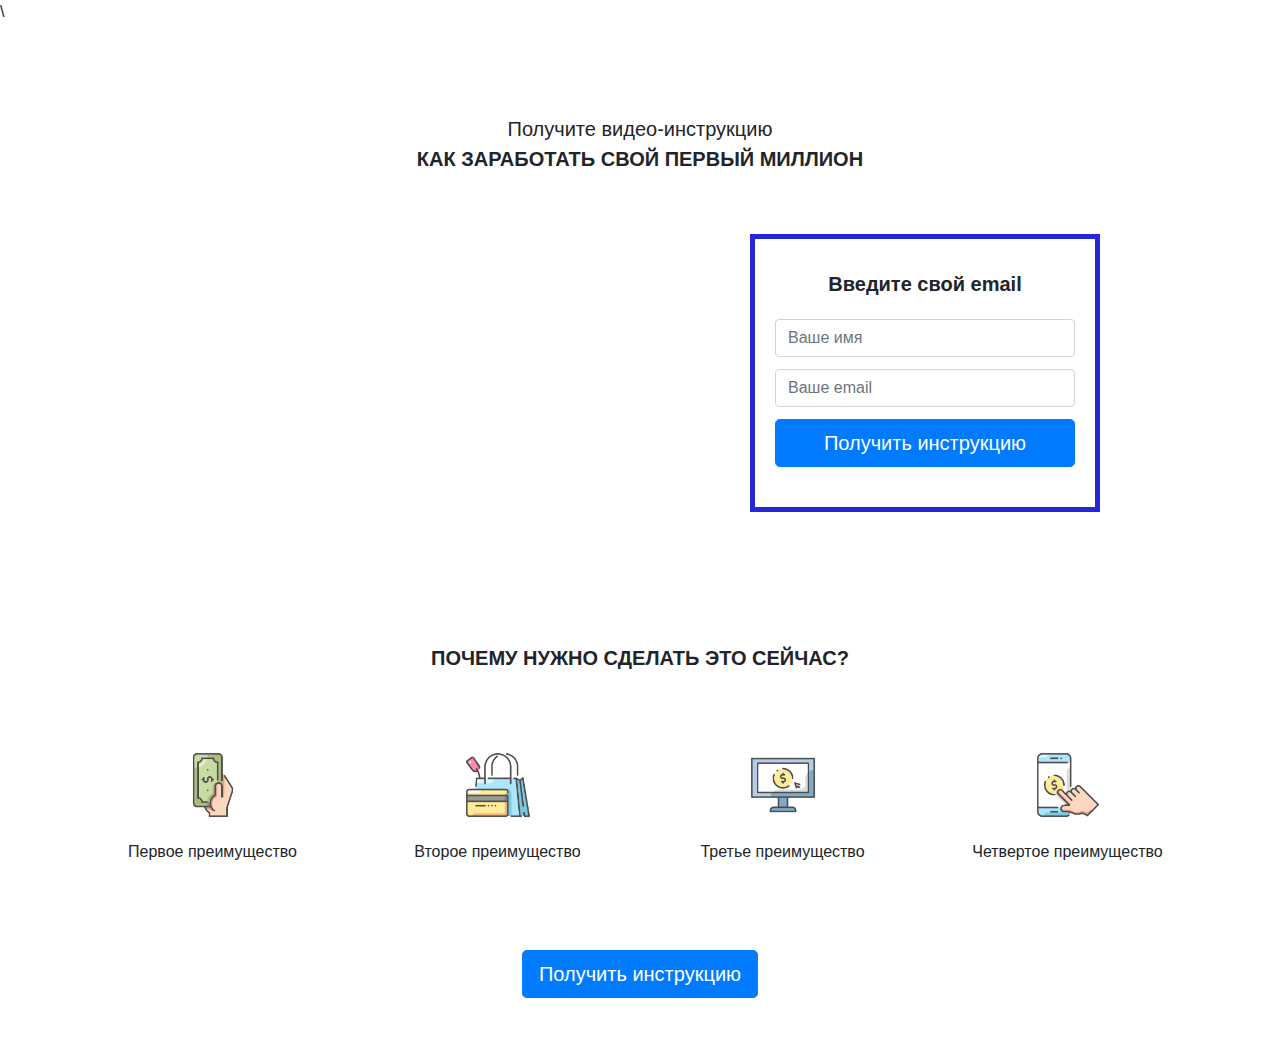
<file: ex1/index.html>
<!DOCTYPE html>
<html lang="en">
<head>
    <meta charset="UTF-8">
    <title>Title</title>
    <link rel="stylesheet" href="css/style.css">
    <link rel="stylesheet" href="css/bootstrap.css">
</head><!--browser-sync start --server --files "*.html"-->
<body>\
    <!--container - делает отступы красивые слева и права-->
    <!--Все блоки деляться на 12 колон. row - строка col - колонка -->
    <!--text-center - размещение текста-->
    <!--btn - стилизация кнопок-->

<div class="section">
    <div class="container">
        <!--Первая строка под заголовок-->
        <div class="row">
            <div class="col-lg-6 offset-lg-3">
                <h1 class="header text-center">
                    <span>Получите видео-инструкцию</span>
                    <strong class="text-uppercase">Как заработать свой первый миллион</strong>
                </h1>
            </div>
        </div>

        <!--Вторая строка под видео и форму-->
        <div class="row">
            <div class="col-lg-6 offset-lg-1 col-md-8 offset-md-2">
                <div class="video">
                    <iframe width="100%" height="315" src="https://www.youtube.com/embed/8KIh_eyy2Lo" frameborder="0" allow="accelerometer; autoplay; encrypted-media; gyroscope; picture-in-picture" allowfullscreen></iframe>
                </div>
            </div>
            <div class="col-lg-4 offset-lg-0  col-md-6col-md-8 offset-md-2">
                <div class="form">
                    <p class="form-header text-center">Введите свой email</p>
                    <form action="#">
                        <input type="text" class="form-control input-lg" placeholder="Ваше имя">
                        <input type="email" class="form-control input-lg" placeholder="Ваше email">
                        <button class="btn btn-primary btn-lg btn-block form-btn">Получить инструкцию</button>
                    </form>
                </div>
            </div>
        </div>
    </div>
</div>

<div class="section">
<div class="container">
    <!--Строка под заголовок секции-->
    <div class="row">
        <div class="col-lg-12 col-xs-12 col-sm-12">
            <h2 class="section-header text-uppercase text-center">Почему нужно сделать это сейчас?</h2>
        </div>
    </div>
    <!--Блок с преимуществами-->
    <div class="feature text-center">
        <div class="row">
            <div class="col-lg-3 col-md-6">
                <div class="feature-box"><img src="img/01.png" alt="1 преимущество">
                    <p>Первое преимущество</p>
                </div>
            </div>
            <div class="col-lg-3 col-md-6">
                <div class="feature-box"><img src="img/02.png" alt="2 преимущество">
                    <p>Второе преимущество</p>
                </div>
            </div>
            <div class="col-lg-3 col-md-6">
                <div class="feature-box"><img src="img/03.png" alt="3 преимущество">
                    <p>Третье преимущество</p>
                </div>
            </div>
            <div class="col-lg-3 col-md-6">
                <div class="feature-box"><img src="img/04.png" alt="4 преимущество">
                    <p>Четвертое преимущество</p>
                </div>
            </div>
        </div>
    </div>
    <!--Кнопка получить инструкцию-->
    <div class="row mx-auto">
        <button class="btn btn-primary btn-lg form-btn">Получить инструкцию</button>
    </div>
</div>
</div>
</body>
</html>
</file>
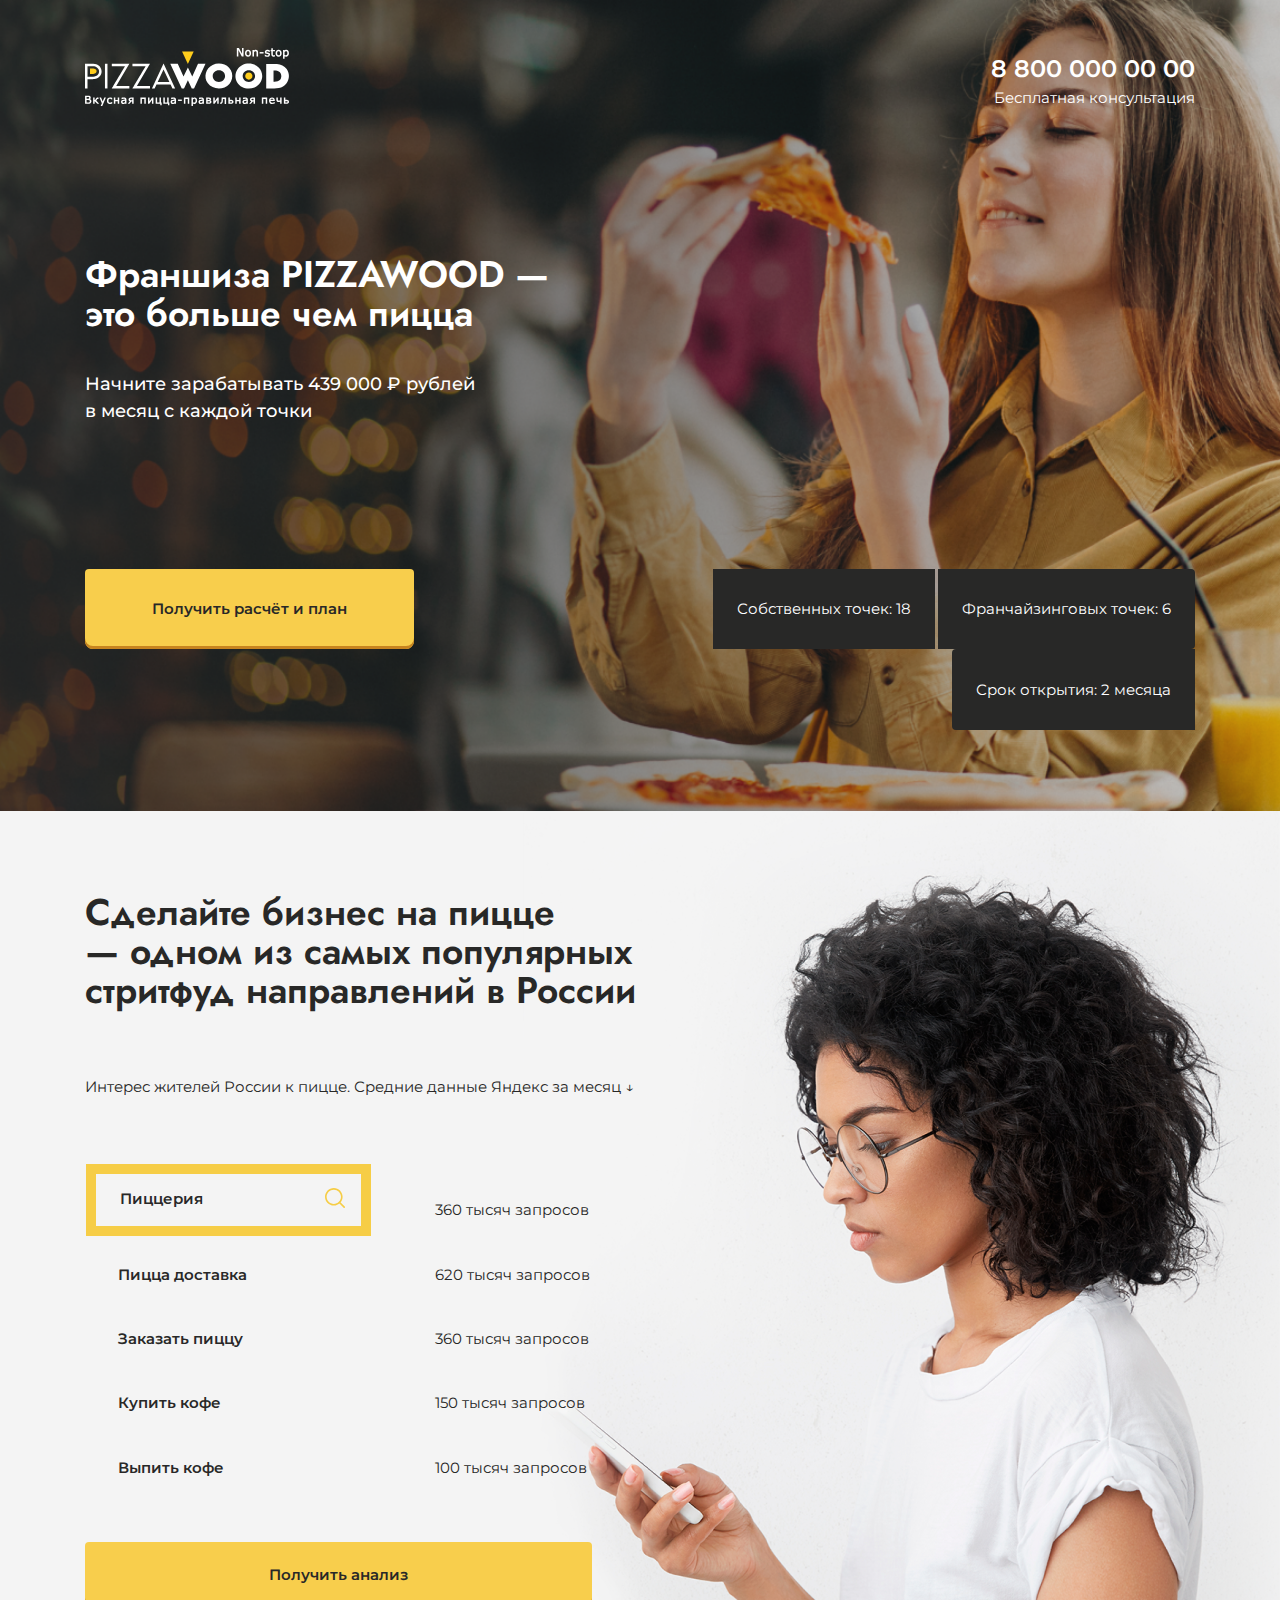
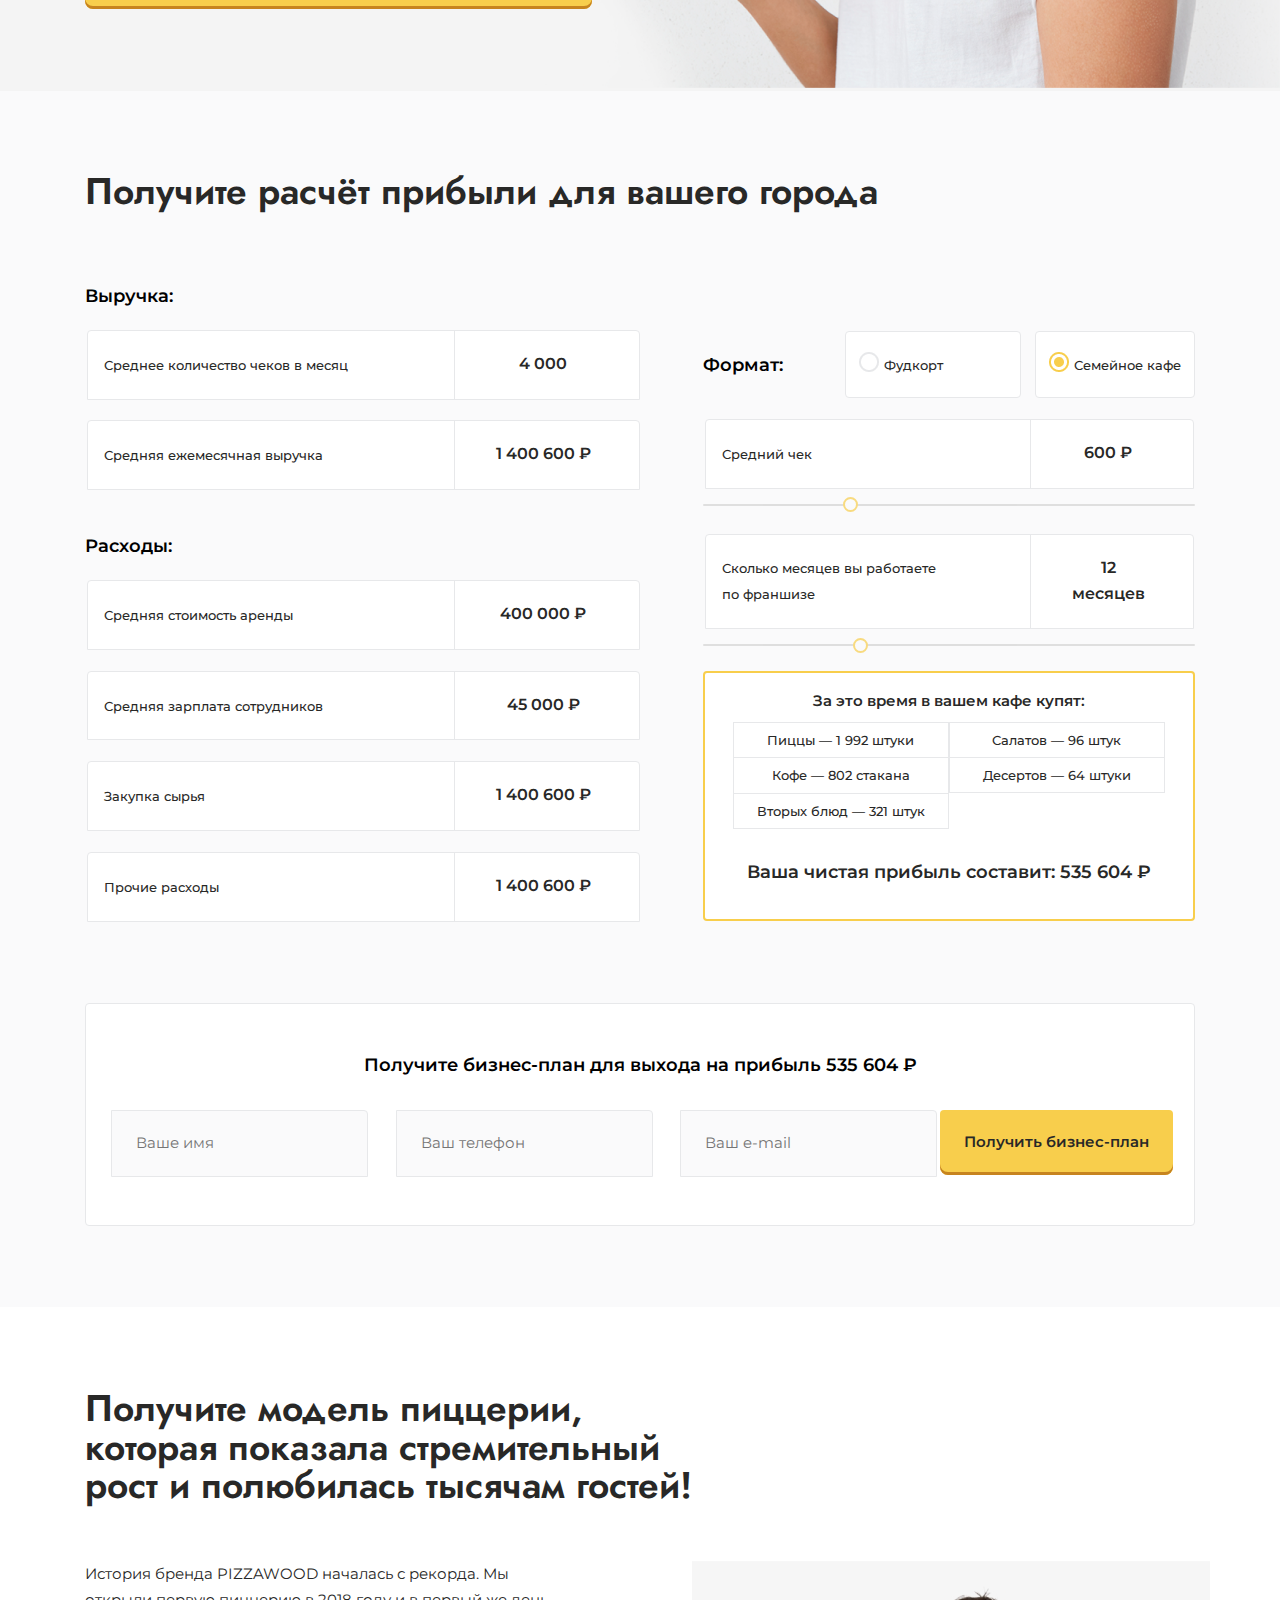
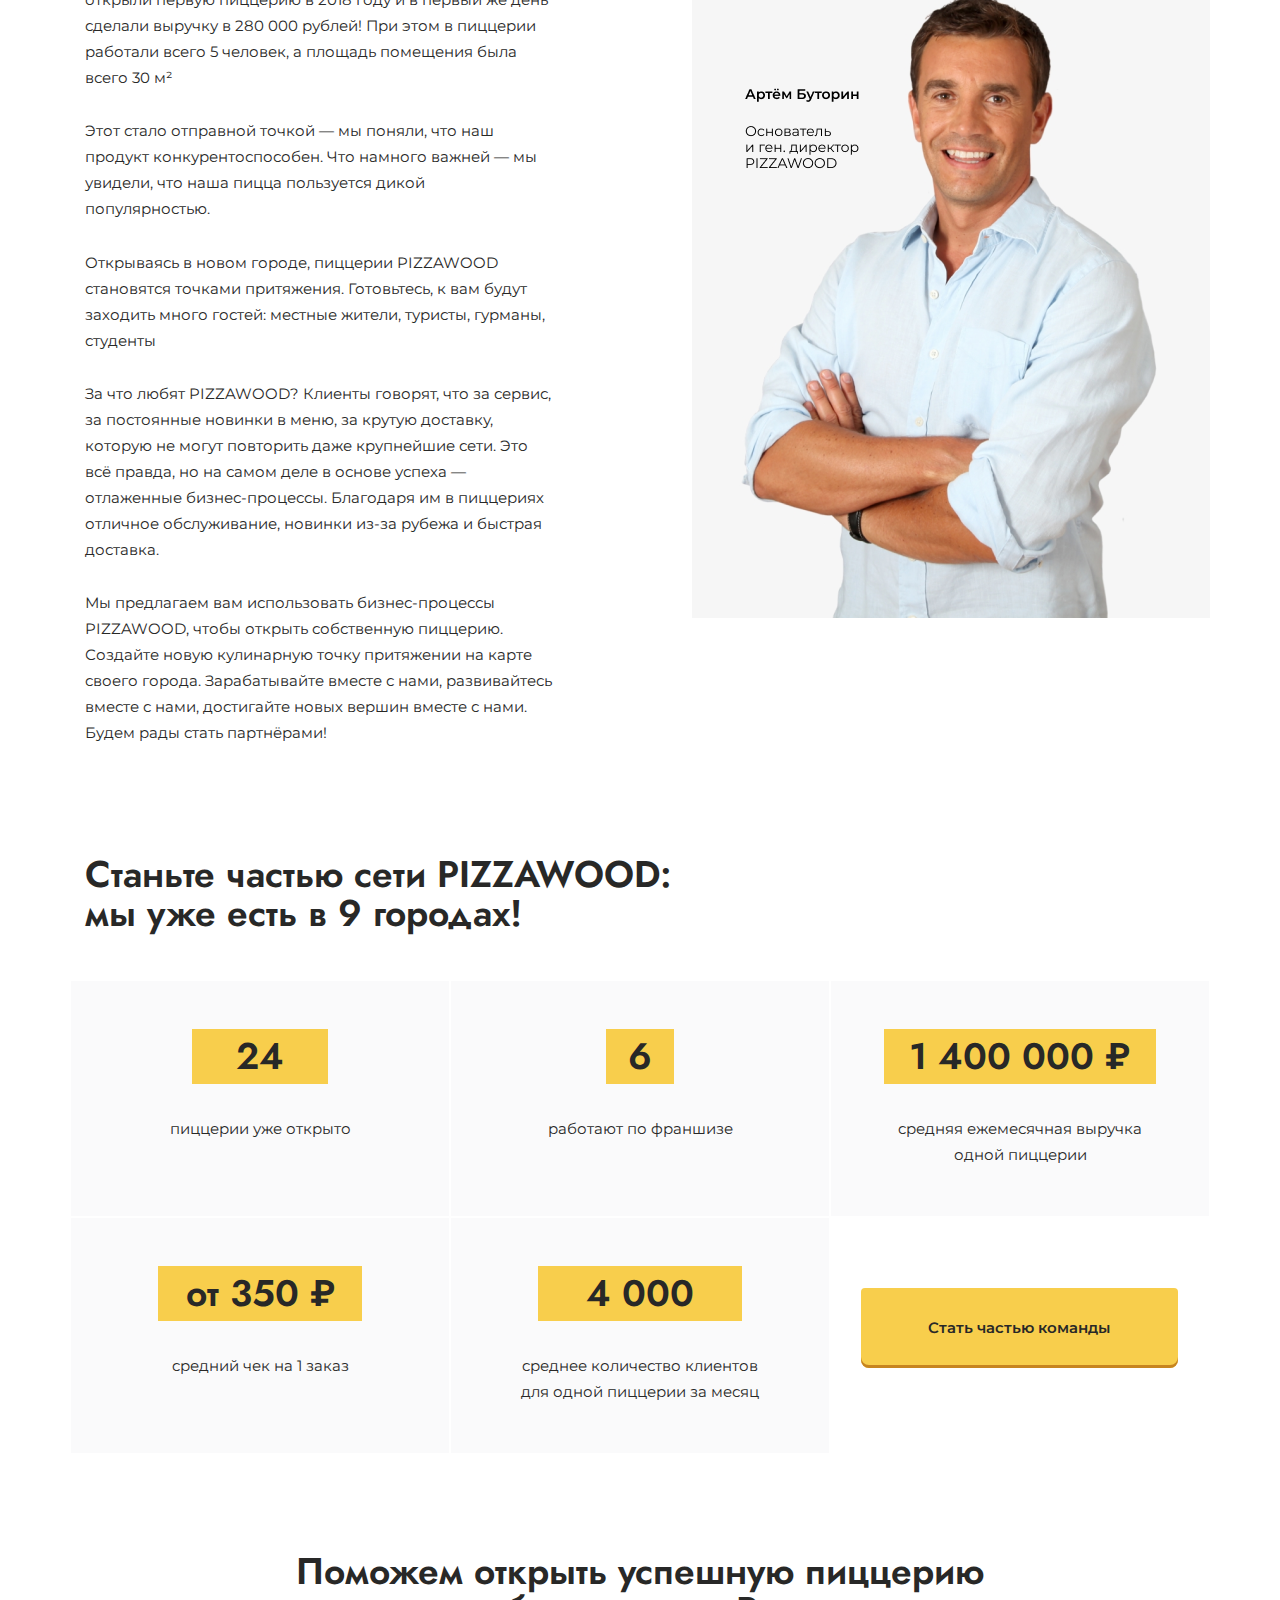
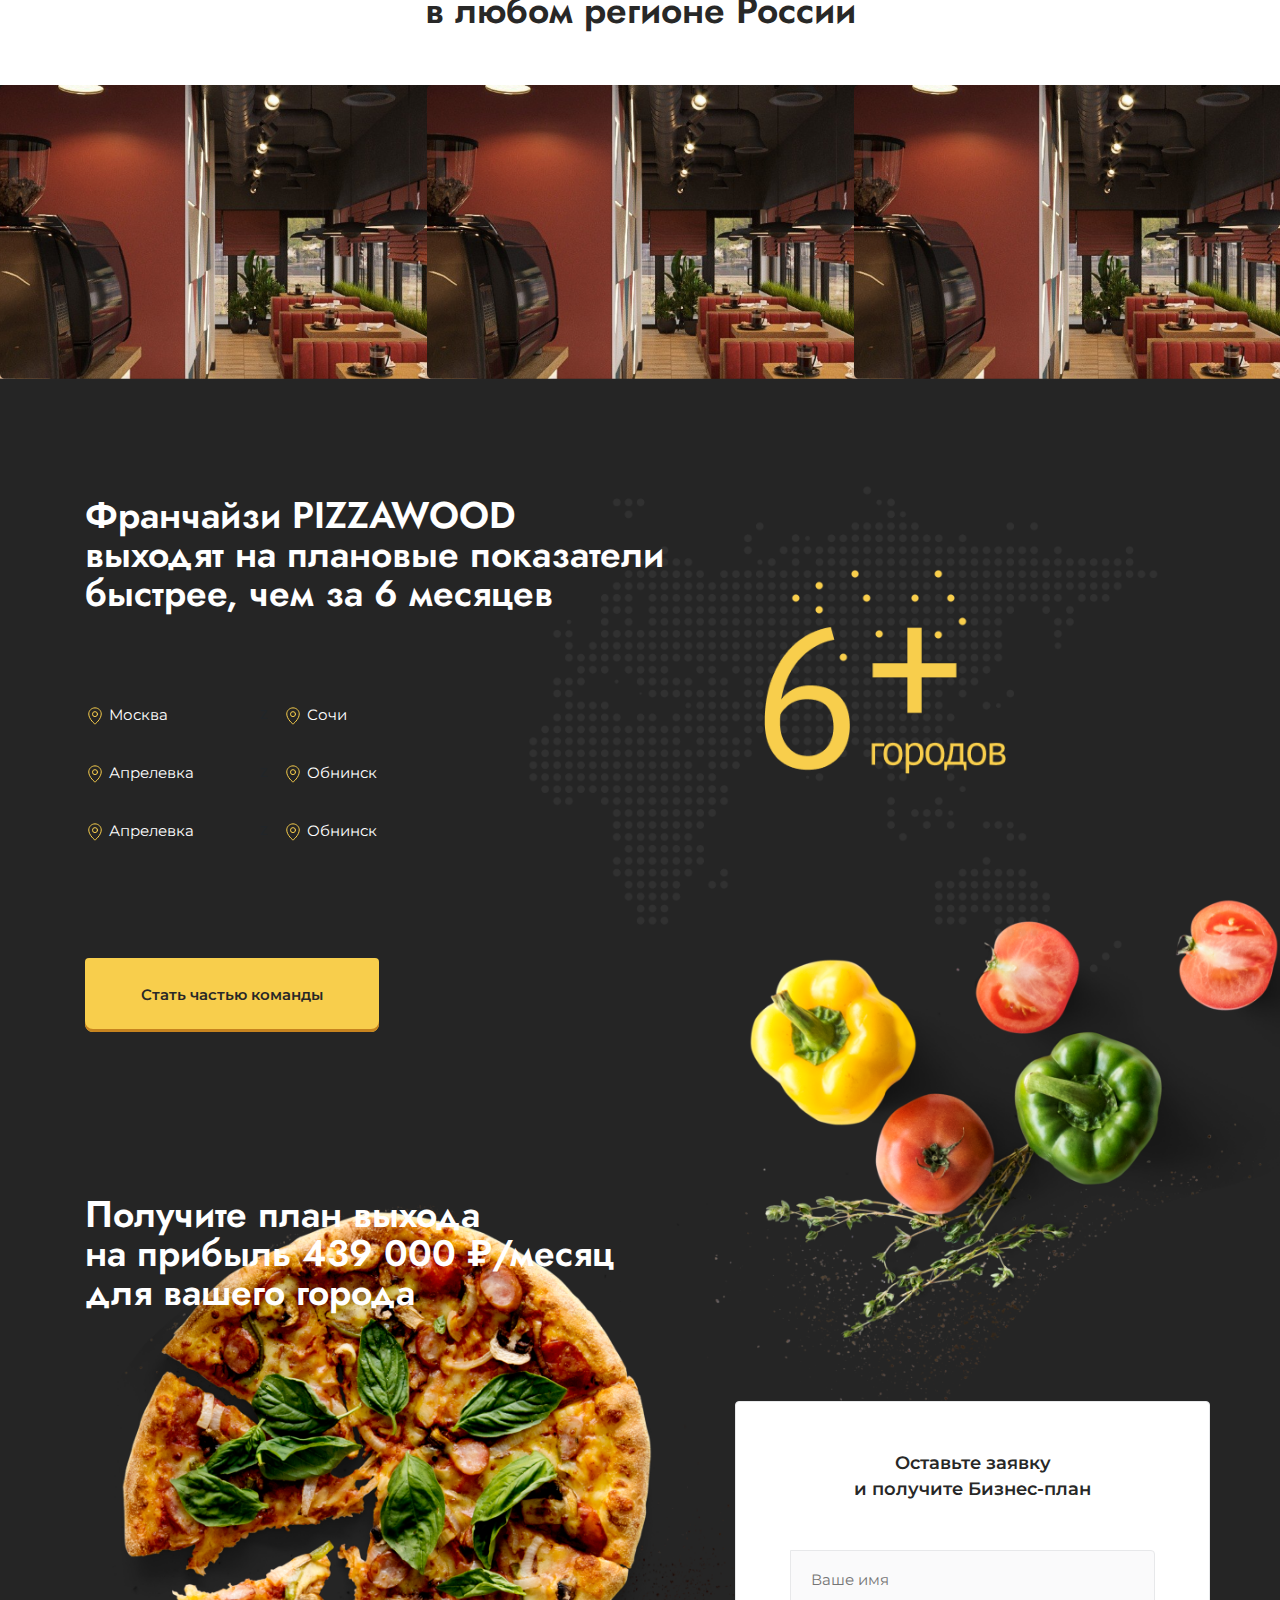
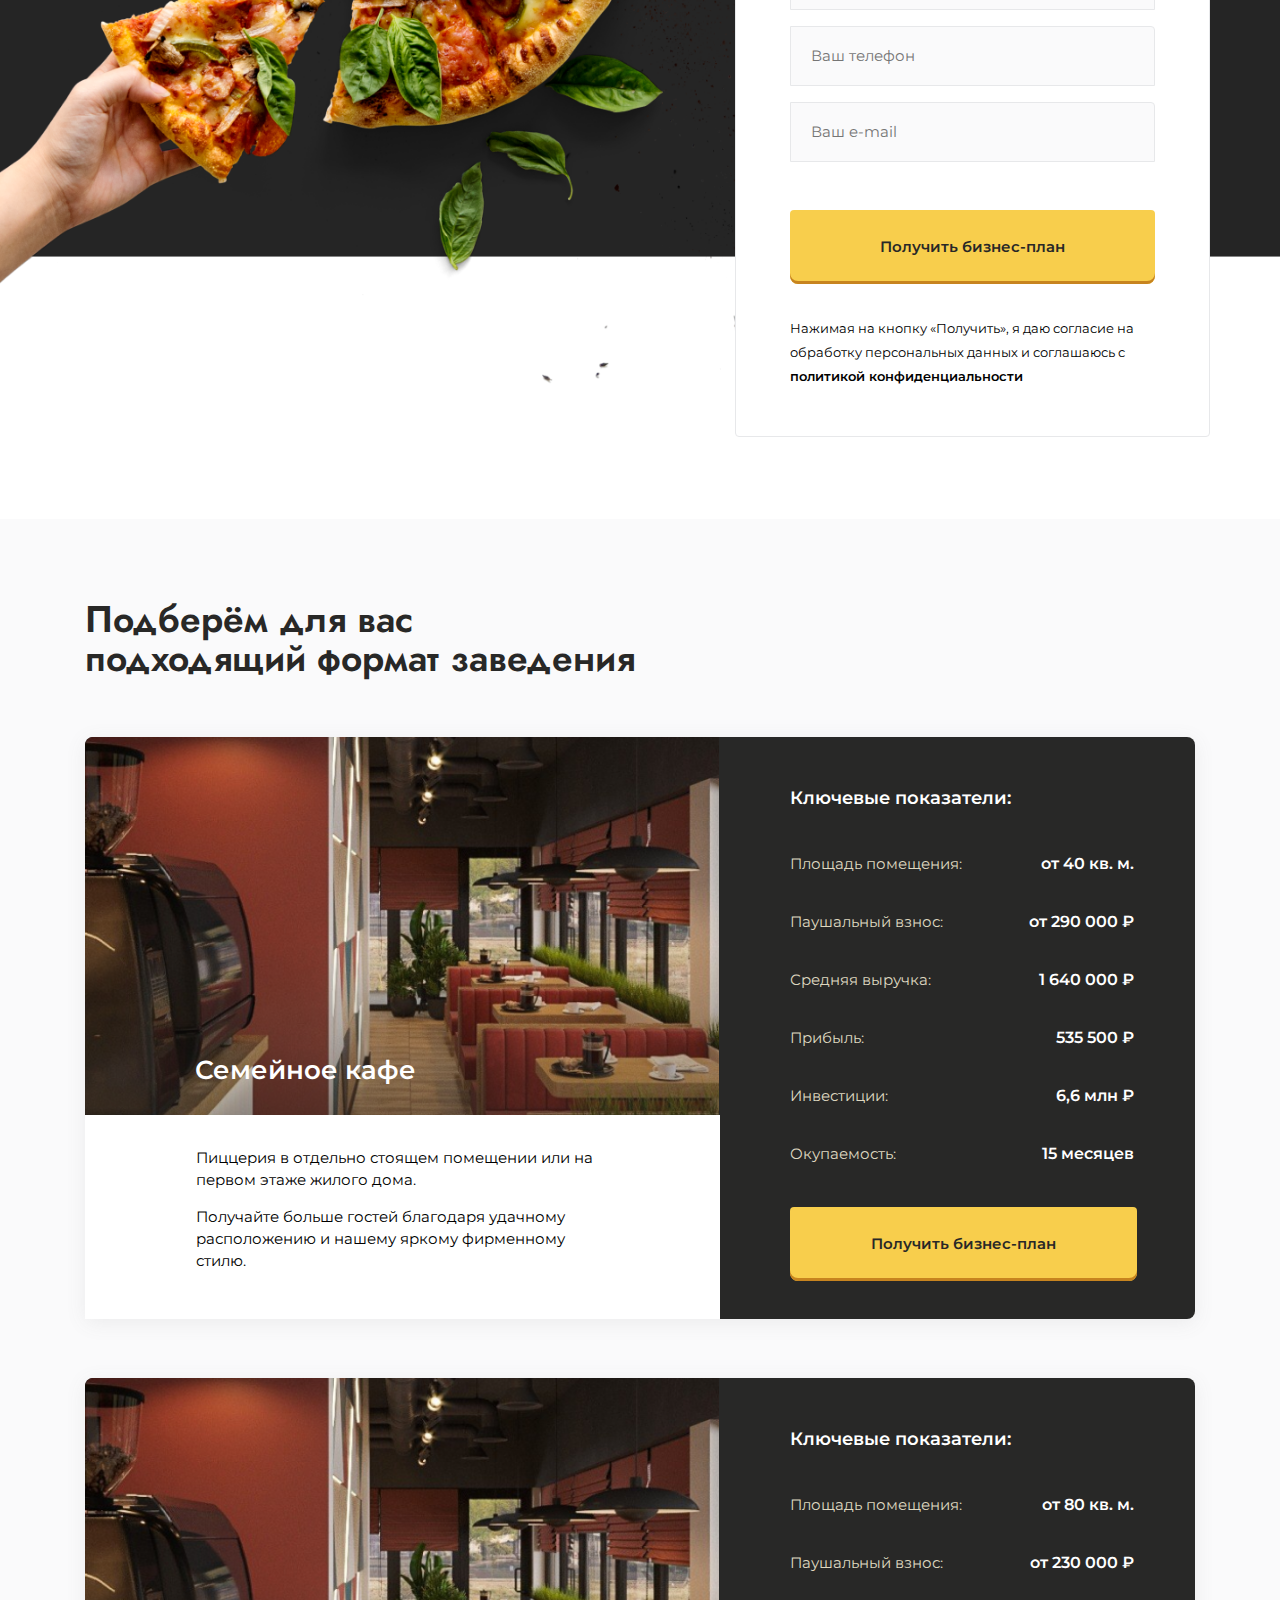
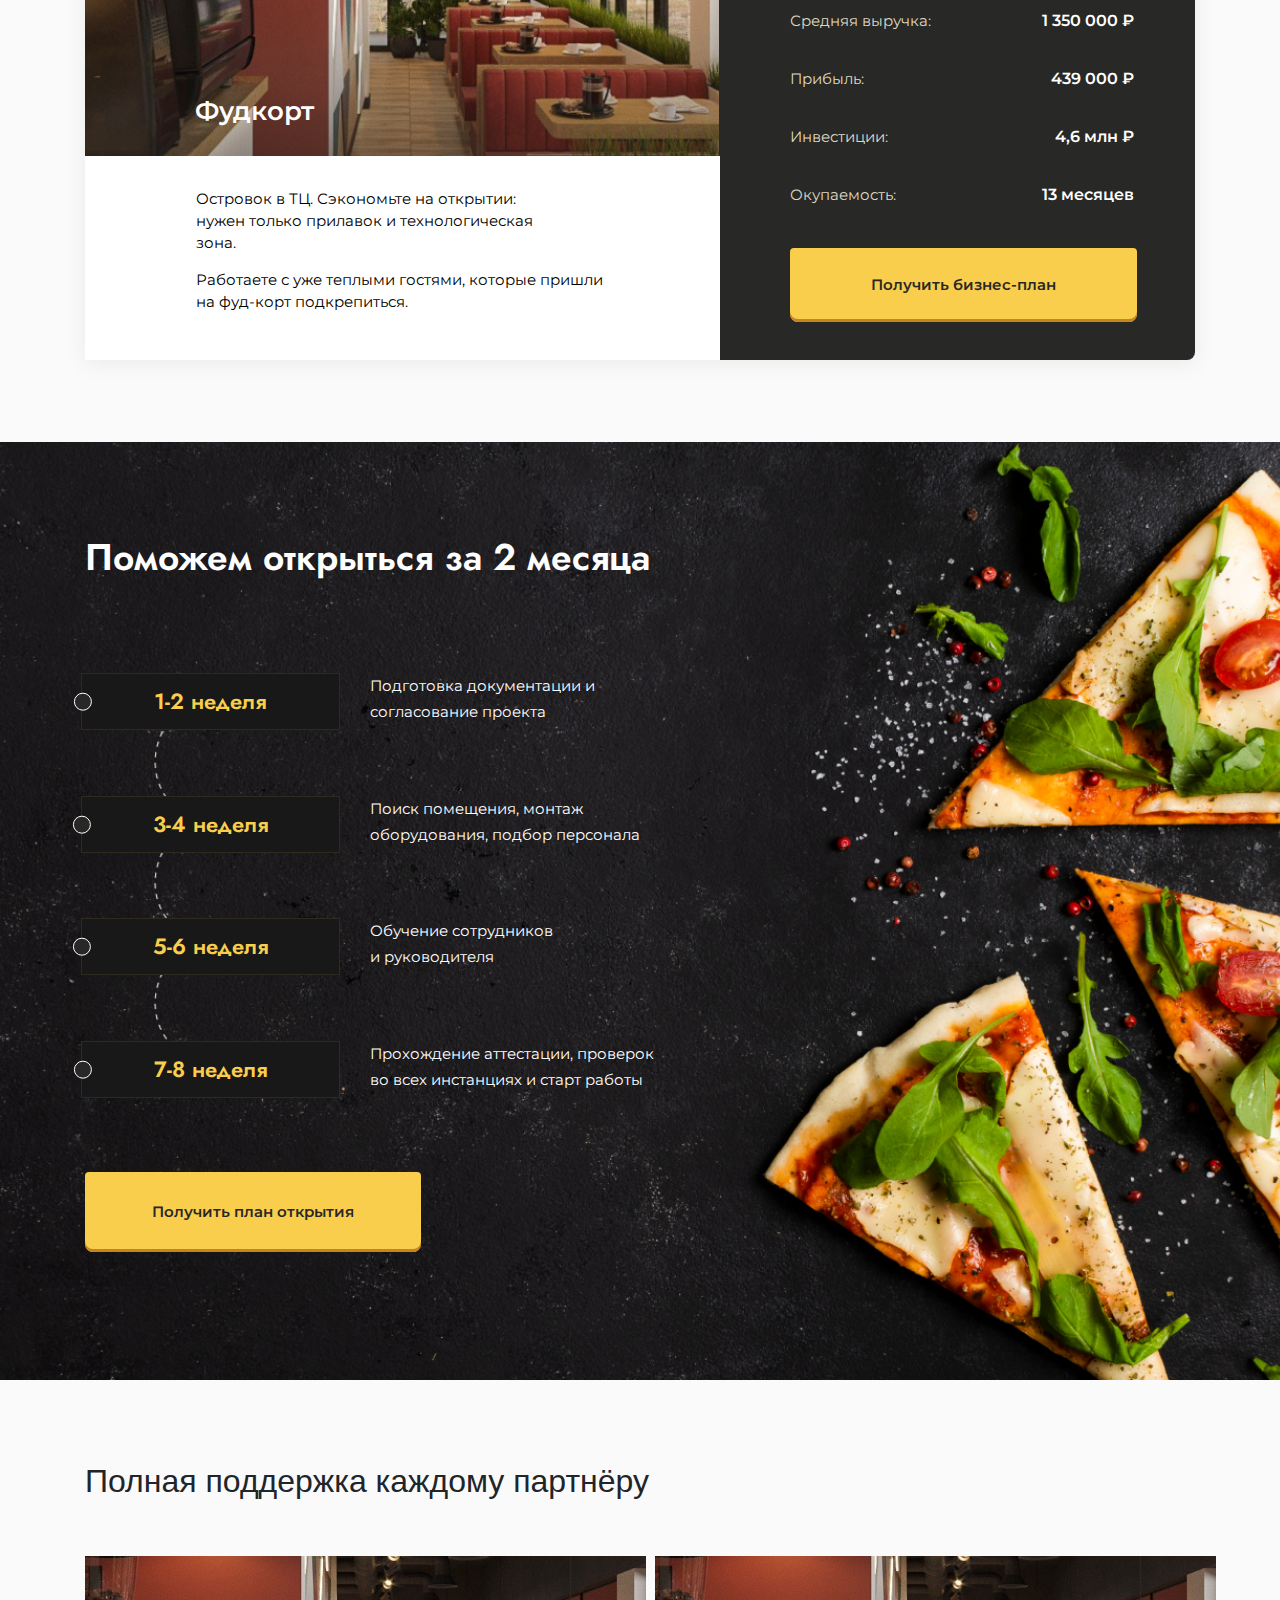
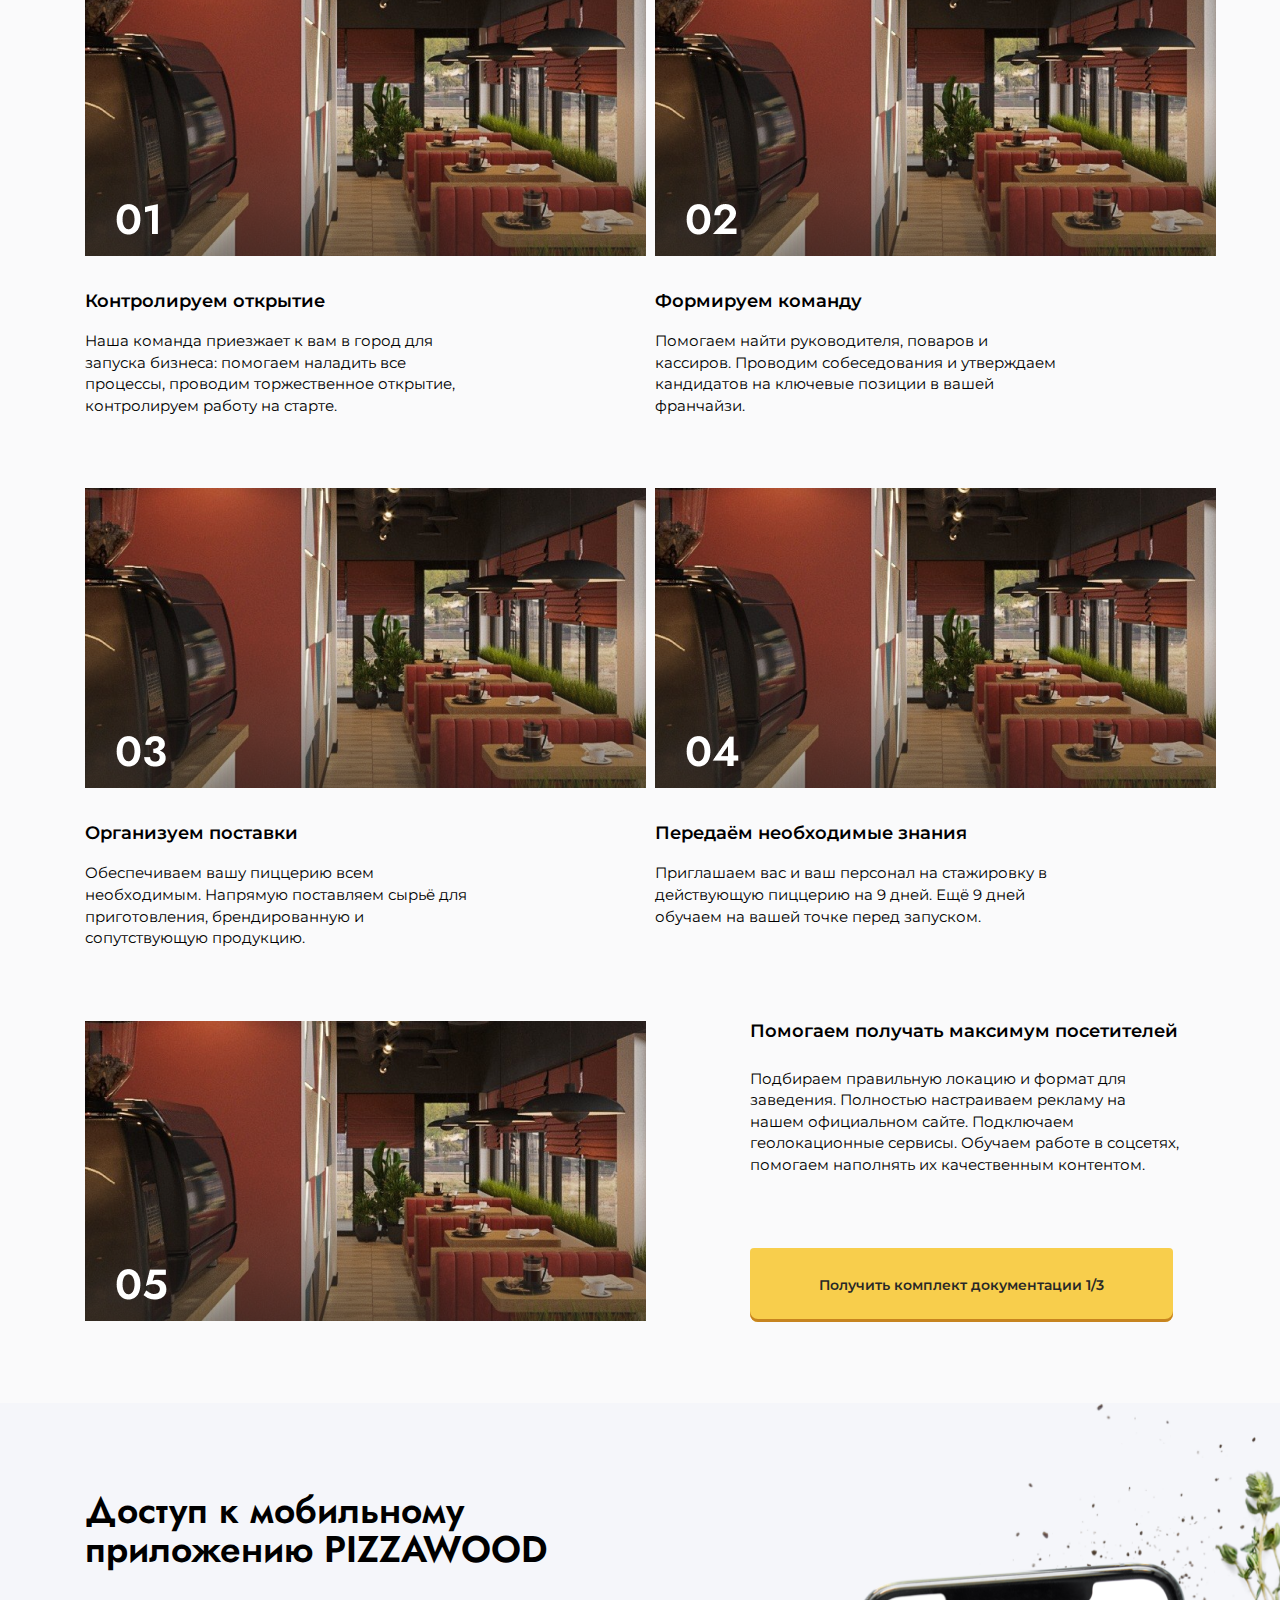
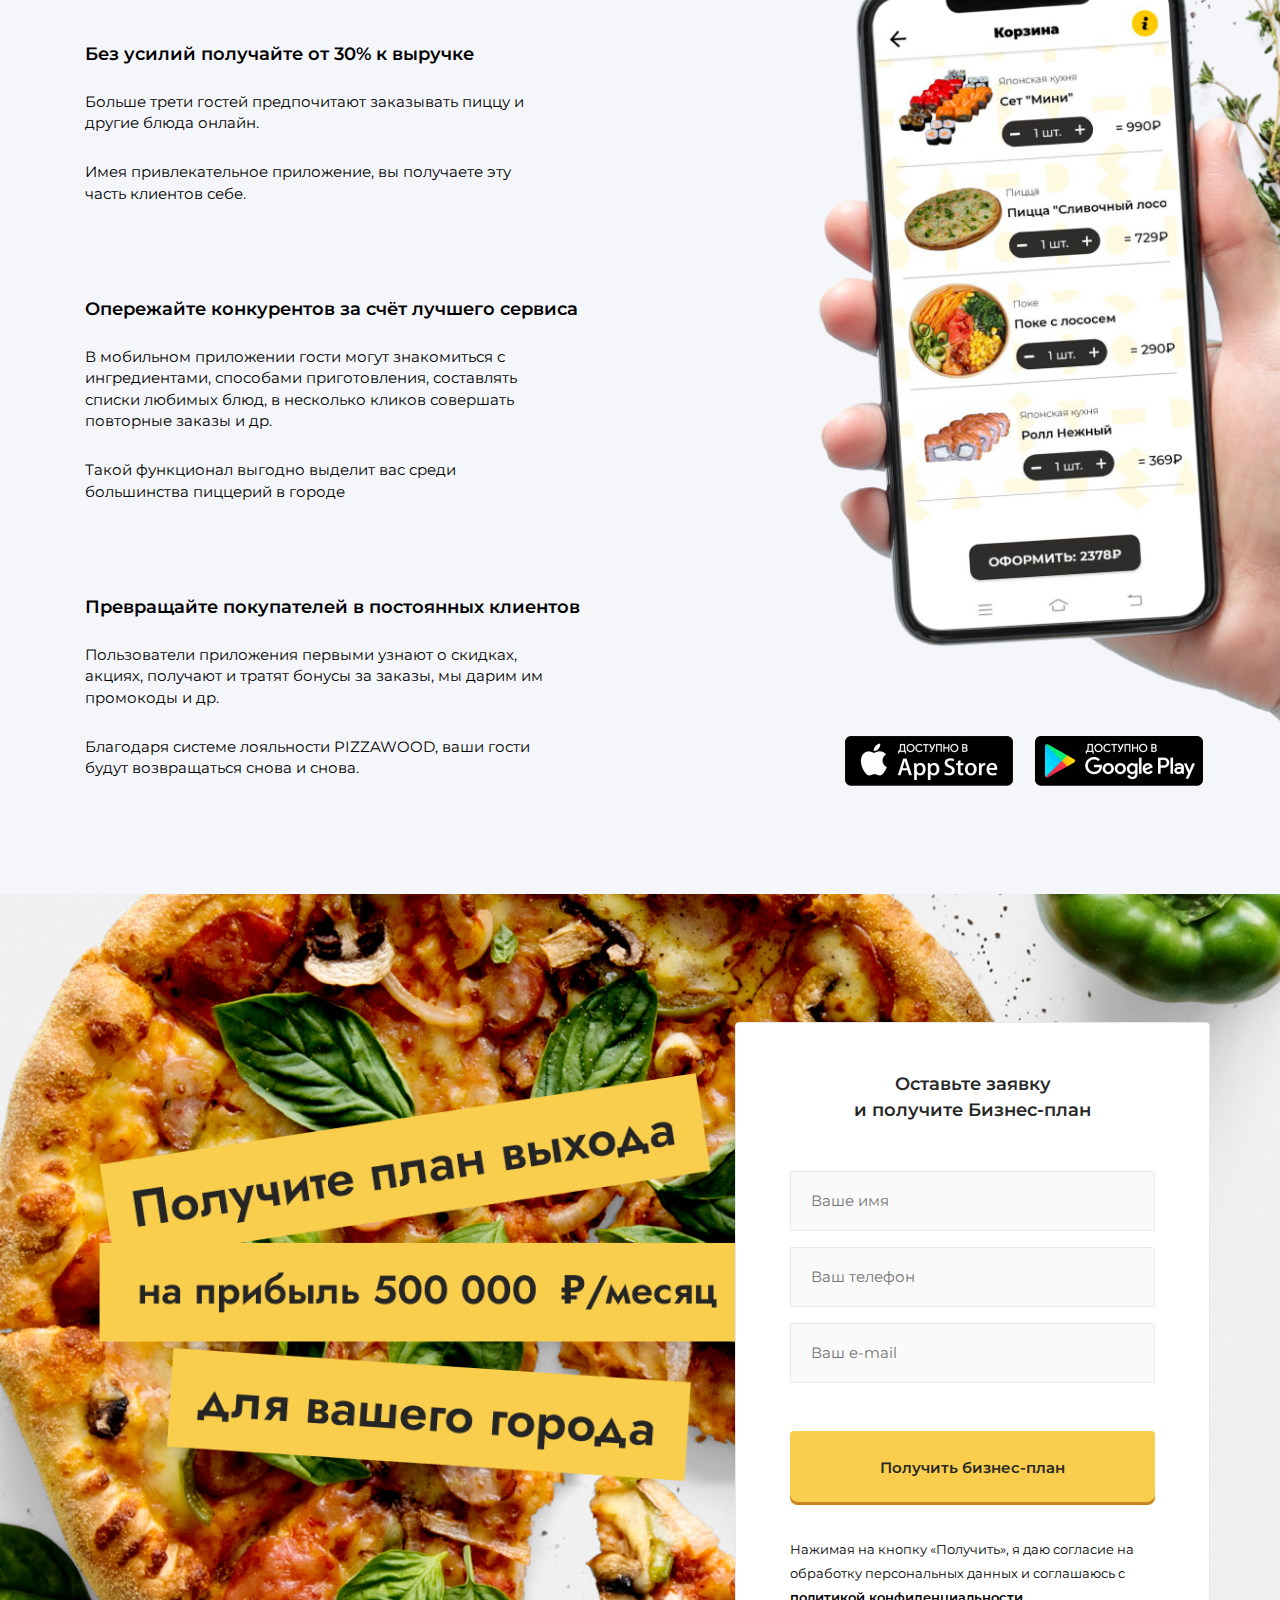
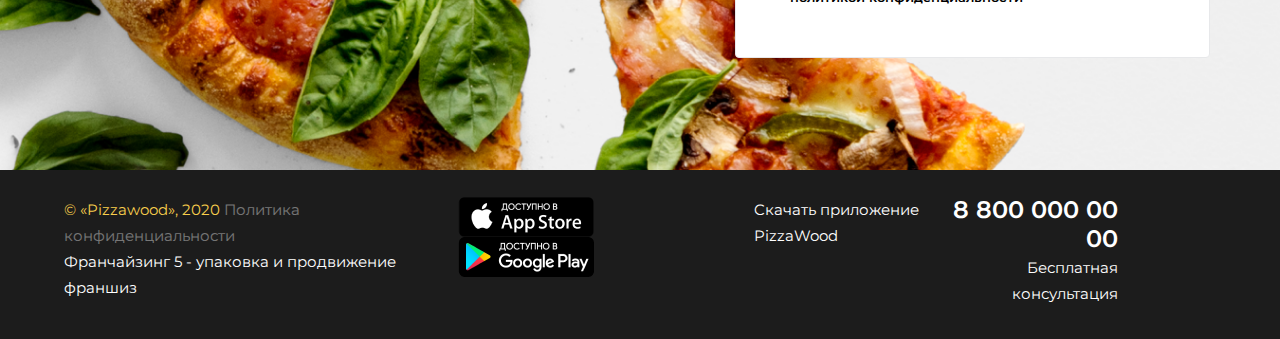
<file: PizzaWood/index.html>
<!DOCTYPE html>
<html lang="en">
<head>
    <meta charset="UTF-8">
    <title>PIZZAWOOD</title>
    <link rel="stylesheet" href="css/bootstrap.css">
    <link rel="stylesheet" href="less/style.css">
    <link href="https://fonts.googleapis.com/css2?family=Jost:ital,wght@0,100;0,300;0,400;0,600;0,900;1,700&family=Montserrat:wght@100;300;400;500;600;900&display=swap" rel="stylesheet">
</head>
<body>
    <div class="main">
        <div class="container">

            <div class="row">
                <div class="main-logo col-lg-3">
                    <img src="img/logo.svg" alt="PizzaWood">
                </div>
                <div class="main-phone offset-lg-6 col-lg-3">
                    <p> <strong>8 800 000 00 00</strong> <br>Бесплатная консультация</p>
                </div>
            </div>

            <h1>Франшиза PIZZAWOOD — <br>
                это больше чем пицца</h1>
            <p class="main-line">Начните зарабатывать 439 000 ₽ рублей <br>
                в месяц с каждой точки</p>

            <div class="main-plan">

                <div class="row">
                    <div class="col-lg-4 main-plan-btn">
                        <button class="btn">Получить расчёт и план</button>
                    </div>
                    <div class=" col-lg-8 main-plan-block">

                        <div class="main-plan-block_3">
                            <span>Франчайзинговых точек: 6</span>
                        </div>
                        <div class="main-plan-block_2">
                            <span>Собственных точек: 18 </span>
                        </div>
                        <div class="main-plan-block_1">
                            <span>Срок открытия: 2 месяца </span>
                        </div>
                    </div>
                </div>

            </div>

        </div>
    </div>

    <div class="search">
        <div class="container">
            <h1>Сделайте бизнес на пицце <br>
                — одном из самых популярных <br>
                стритфуд направлений в России</h1>

            <p class="search-line">Интерес жителей России к пицце. Средние данные Яндекс за месяц ↓</p>

            <div class="search-block">
                <div class="row">
                    <div class="col-lg-3 search-block-1_b bold">
                        Пиццерия
                        <img src="img/search/search-logo.svg" alt="search">
                    </div>
                    <div class="col-lg-3 search-block-1 search-block-1_1">360 тысяч запросов</div>
                </div>
                <div class="row">
                    <div class="col-lg-3 bold search-block-1">Пицца доставка</div>
                    <div class="col-lg-3 search-block-1">620 тысяч запросов</div>
                </div>
                <div class="row">
                    <div class="col-lg-3 bold search-block-1">Заказать пиццу</div>
                    <div class="col-lg-3 search-block-1">360 тысяч запросов</div>
                </div>
                <div class="row">
                    <div class="col-lg-3 bold search-block-1">Купить кофе</div>
                    <div class="col-lg-3 search-block-1">150 тысяч запросов</div>
                </div>
                <div class="row">
                    <div class="col-lg-3 bold search-block-1">Выпить кофе</div>
                    <div class="col-lg-3 search-block-1">100 тысяч запросов</div>
                </div>
            </div>

            <button class="search-btn btn">Получить анализ</button>
        </div>
    </div>

    <div class="profit">
        <div class="container">
            <h2>Получите расчёт прибыли для вашего города</h2>

            <div class="row profit-row">

                <div class="col-lg-6 ">
                    <h3 class="profit-head">Выручка:</h3>
                    <div class="row profit-block">
                        <div class="col-lg-8 profit-block-label">Среднее количество чеков в месяц</div>
                        <div class="col-lg-4 profit-block-sum">4 000</div>
                    </div>
                    <div class="row profit-block">
                        <div class="col-lg-8 profit-block-label">Средняя ежемесячная выручка</div>
                        <div class="col-lg-4 profit-block-sum">1 400 600 ₽</div>
                    </div>

                    <h3 class="profit-head">Расходы:</h3>
                    <div class="row profit-block">
                        <div class="col-lg-8 profit-block-label">Средняя стоимость аренды </div>
                        <div class="col-lg-4 profit-block-sum">400 000 ₽</div>
                    </div>
                    <div class="row profit-block">
                        <div class="col-lg-8 profit-block-label">Средняя зарплата сотрудников</div>
                        <div class="col-lg-4 profit-block-sum">45 000 ₽</div>
                    </div>
                    <div class="row profit-block">
                        <div class="col-lg-8 profit-block-label">Закупка сырья</div>
                        <div class="col-lg-4 profit-block-sum">1 400 600 ₽</div>
                    </div>
                    <div class="row profit-block">
                        <div class="col-lg-8 profit-block-label">Прочие расходы</div>
                        <div class="col-lg-4 profit-block-sum">1 400 600 ₽</div>
                    </div>
                </div>

                <div class="col-lg-6">
                    <div class="row profit-right">
                        <div class=" offset-lg-1 col-lg-3 profit-head profit-format">Формат:</div>
                        <div class="col-lg-4 profit-head">
                            <div class="profit-radio-1">
                                <input class="r_button" type="radio" name="name" id="r_1" />
                                <label for="r_1">Фудкорт</label>
                            </div>
                        </div>
                        <div class="col-lg-4 profit-head">
                            <div class="profit-radio-2">
                                <input class="r_button" type="radio" name="name" id="r_2" checked/>
                                <label for="r_2">Семейное кафе</label>
                            </div>
                        </div>
                    </div>
                    <div class="row">
                        <div class="col-lg-11 offset-lg-1">
                            <div class="row profit-block profit-test">
                                <div class="col-lg-8 profit-block-label">Средний чек</div>
                                <div class="col-lg-4 profit-block-sum"><span id="demo">600</span> ₽</div>
                            </div>
                            <div class="slidecontainer">
                                <input type="range" min="100" max="1800" value="600" step="100" class="slider profit-range" id="myRange">
                            </div>
                            <div class="row profit-block profit-test">
                                <div class="col-lg-8 profit-block-label">Сколько месяцев вы работаете по франшизе</div>
                                <div class="col-lg-4 profit-block-sum"><span id="demo1">12</span> месяцев</div>
                            </div>
                            <div class="slidecontainer">
                                <input type="range" min="1" max="36" value="12" class="slider profit-range" id="myRange1">
                            </div>

                            <div class="profit-table">
                                <h4>За это время в вашем кафе купят:</h4>
                                <div class="row">
                                    <div class="offset-lg-1 col-lg-5 profit-table-block">Пиццы — 1 992 штуки </div>
                                    <div class="col-lg-5 profit-table-block">Салатов — 96 штук</div>
                                </div>
                                <div class="row">
                                    <div class="offset-lg-1 col-lg-5 profit-table-block">Кофе — 802 стакана</div>
                                    <div class="col-lg-5 profit-table-block profit-table-block-border">Десертов — 64 штуки</div>
                                </div>

                                <div class="row">
                                    <div class="offset-lg-1 col-lg-5 profit-table-block profit-table-block-border">Вторых блюд — 321 штук</div>
                                </div>

                                <h3>Ваша чистая прибыль составит: 535 604 ₽ </h3>
                            </div>
                        </div>
                    </div>
                </div>
            </div>

            <div class="profit-itog">
                <h3>Получите бизнес-план для выхода на прибыль 535 604 ₽</h3>
                <form action="#" class="profit-form">
                    <div class="row">
                        <div class="col-lg-3">
                            <input type="text"  class="input profit-form-input" placeholder="Ваше имя">
                        </div>
                        <div class="col-lg-3">
                            <input type="number" class="input profit-form-input" placeholder="Ваш телефон">
                        </div>
                        <div class="col-lg-3">
                            <input type="email" class="input profit-form-input" placeholder="Ваш e-mail">
                        </div>
                        <div class="col-lg-3">
                            <button class="btn profit-form-btn">Получить бизнес-план</button>
                        </div>
                    </div>
                </form>
            </div>
        </div>
    </div>

    <div class="founder">
        <div class="container">
            <h2>Получите модель пиццерии, <br>
                которая показала стремительный <br>
                рост и полюбилась тысячам гостей!</h2>

            <div class="row">
                <div class="col-lg-6 founder-text">
                    <p>История бренда PIZZAWOOD началась с рекорда. Мы <br>открыли первую пиццерию в 2018 году и в первый же день<br> сделали выручку в 280 000 рублей! При этом в пиццерии<br> работали всего 5 человек, а площадь помещения была<br> всего 30 м²</p>
                    <p>Этот стало отправной точкой — мы поняли, что наш<br> продукт конкурентоспособен. Что намного важней — мы<br> увидели, что наша пицца пользуется дикой<br> популярностью.</p>
                    <p>Открываясь в новом городе, пиццерии PIZZAWOOD<br> становятся точками притяжения. Готовьтесь, к вам будут<br> заходить много гостей: местные жители, туристы, гурманы,<br> студенты</p>
                    <p>За что любят PIZZAWOOD? Клиенты говорят, что за сервис,<br> за постоянные новинки в меню, за крутую доставку,<br> которую не могут повторить даже крупнейшие сети. Это<br> всё правда, но на самом деле в основе успеха —<br> отлаженные бизнес-процессы. Благодаря им в пиццериях<br> отличное обслуживание, новинки из-за рубежа и быстрая<br> доставка. </p>
                    <p>Мы предлагаем вам использовать бизнес-процессы<br> PIZZAWOOD, чтобы открыть собственную пиццерию.<br> Создайте новую кулинарную точку притяжении на карте<br> своего города. Зарабатывайте вместе с нами, развивайтесь<br> вместе с нами, достигайте новых вершин вместе с нами.<br> Будем рады стать партнёрами!</p>

                </div>
                <div class="col-lg-6 founder-img">
                </div>
            </div></div>
    </div>

    <div class="stats">
        <div class="container">

            <h2 class="head">Станьте частью сети PIZZAWOOD: <br>
                мы уже есть в 9 городах!</h2>

            <div class="row">
                <div class="col-lg-4 stats-block">
                    <div class="row">
                        <div class="col-lg-4 offset-lg-4 stats-block-num">
                            24
                        </div>
                    </div>
                    <span>пиццерии уже открыто </span>
                </div>
                <div class="col-lg-4 stats-block">
                    <div class="row">
                        <div class="col-lg-2 offset-lg-5 stats-block-num">
                            6
                        </div>
                    </div>
                    <span>работают по франшизе </span>
                </div>
                <div class="col-lg-4 stats-block">
                    <div class="row">
                        <div class="col-lg-8 offset-lg-2 stats-block-num">
                            1 400 000 ₽
                        </div>
                    </div>
                    <span>cредняя ежемесячная выручка <br> одной пиццерии  </span>
                </div>
            </div>

            <div class="row">
                <div class="col-lg-4 stats-block">
                    <div class="row">
                        <div class="col-lg-6 offset-lg-3 stats-block-num">
                            от 350 ₽
                        </div>
                    </div>
                    <span>cредний чек на 1 заказ </span>
                </div>
                <div class="col-lg-4 stats-block">
                    <div class="row">
                        <div class="col-lg-6 offset-lg-3 stats-block-num">
                            4 000
                        </div>
                    </div>
                    <span>
                        cреднее количество клиентов <br>
                        для одной пиццерии за месяц
                    </span>
                </div>
                <div class="col-lg-4 stats-btn">
                    <div class="wrap">
                        <div class="wrap-block">
                    <button class="btn ">Стать частью команды</button>
                        </div>
                    </div>
                </div>
            </div>

        </div>
    </div>

    <div class="fotorama">
            <h2>Поможем открыть успешную пиццерию <br>
                в любом регионе России</h2>

                    <div class="fotorama-slider">
                        <div class="fotorama-block">
                            <div class="fotorama-img">
                                <picture>
                                    <img src="img/slider.png" alt="img">
                                </picture>
                            </div>
                        </div>
                        <div class="fotorama-block">
                            <div class="fotorama-img">
                                <picture>
                                    <img src="img/slider.png" alt="img">
                                </picture>
                            </div>
                        </div>

                        <div class="fotorama-block">
                            <div class="fotorama-img">
                                <picture>
                                    <img src="img/slider.png" alt="img">
                                </picture>
                            </div>
                        </div>

                        <div class="fotorama-block">
                            <div class="fotorama-img">
                                <picture>
                                    <img src="img/slider.png" alt="img">
                                </picture>
                            </div>
                        </div>
            </div>
    </div>

    <div class="plan">
        <div class="container">
            <h2>Франчайзи PIZZAWOOD <br>
                выходят на плановые показатели <br>
                быстрее, чем за 6 месяцев</h2>

            <div class="row plan-row">
                <div class="col-lg-2 plan-city">
                    <img src="img/map-logo.svg" alt="map">
                    Москва
                </div>z
                <div class=" col-lg-2 plan-city">
                    <img src="img/map-logo.svg" alt="map">
                    Сочи</div>
            </div>

            <div class="row plan-row">
                <div class="col-lg-2 plan-city">
                    <img src="img/map-logo.svg" alt="map">
                    Апрелевка
                </div>z
                <div class="col-lg-2 plan-city">
                    <img src="img/map-logo.svg" alt="map">
                    Обнинск</div>
            </div>

            <div class="row plan-row">
                <div class="col-lg-2 plan-city">
                    <img src="img/map-logo.svg" alt="map">
                    Апрелевка
                </div>z
                <div class="col-lg-2 plan-city">
                    <img src="img/map-logo.svg" alt="map">
                    Обнинск</div>
            </div>

            <div class="row">
                <div class="col-lg-4">
                    <button class="btn plan-btn">Стать частью команды</button>
                </div>
            </div>

            <h2 class="plan-head">Получите план выхода <br>
                на прибыль 439 000 ₽/месяц <br>
                для вашего города</h2>

            <div class="row">
                <div class="offset-lg-7 col-lg-5 plan-form">

                    <h4>Оставьте заявку <br>
                        и получите Бизнес-план</h4>

                    <form action="#">
                        <div class="row">
                            <div class="col-lg-10 offset-lg-1">
                                <input type="text"  class="input plan-form-input" placeholder="Ваше имя">
                            </div>
                        </div>
                        <div class="row">
                            <div class="col-lg-10 offset-lg-1">
                                <input type="number" class="input plan-form-input" placeholder="Ваш телефон">
                            </div>
                        </div>
                        <div class="row">
                            <div class="col-lg-10 offset-lg-1">
                                <input type="email" class="input plan-form-input" placeholder="Ваш e-mail">
                            </div>
                        </div>

                        <div class="row">
                            <div class="col-lg-10 offset-lg-1">
                                <button class="btn plan-form-btn">Получить бизнес-план</button>
                            </div>
                        </div>
                    </form>

                    <div class="row">
                        <div class="col-lg-10 offset-lg-1">

                    <span>Нажимая на кнопку «Получить», я даю согласие
                        на обработку персональных данных и соглашаюсь
                        с <strong>политикой конфиденциальности</strong>
                    </span>
                        </div>
                    </div>

                </div>
            </div>

        </div>
    </div>

    <div class="format">
        <div class="container">
            <h2>Подберём для вас <br>
                подходящий формат заведения</h2>

            <div class="format-block">
                <div class="row">
                    <div class="col-lg-7">
                        <div class="format-block-img">
                            <h3>Семейное кафе</h3>
                        </div>
                        <div class="format-block-p">
                            <div class="row">
                                <div class="col-lg-8 offset-lg-2">
                                    <p>Пиццерия в отдельно стоящем помещении или на первом этаже жилого дома. </p>
                                    <p>Получайте больше гостей благодаря удачному расположению и нашему яркому фирменному стилю.</p>
                                </div>
                            </div>
                        </div>
                    </div>
                    <div class="col-lg-5">
                        <div class="row">
                            <div class="col-lg-10 offset-lg-1">
                                <h4>Ключевые показатели:</h4>
                            </div>
                        </div>
                        <div class="row format-right">
                            <div class="col-lg-6 offset-lg-1 format-right-label">Площадь помещения: </div>
                            <div class="col-lg-4 format-right-number">от 40 кв. м.</div>
                        </div>
                        <div class="row format-right">
                            <div class="col-lg-6 offset-lg-1 format-right-label">Паушальный взнос: </div>
                            <div class="col-lg-4 format-right-number">от 290 000 ₽</div>
                        </div>
                        <div class="row format-right">
                            <div class="col-lg-6 offset-lg-1 format-right-label">Средняя выручка:</div>
                            <div class="col-lg-4 format-right-number">1 640 000 ₽</div>
                        </div>
                        <div class="row format-right">
                            <div class="col-lg-6 offset-lg-1 format-right-label">Прибыль: </div>
                            <div class="col-lg-4 format-right-number">535 500 ₽</div>
                        </div>
                        <div class="row format-right">
                            <div class="col-lg-6 offset-lg-1 format-right-label">Инвестиции:</div>
                            <div class="col-lg-4 format-right-number"> 6,6 млн ₽</div>
                        </div>
                        <div class="row format-right">
                            <div class="col-lg-6 offset-lg-1 format-right-label">Окупаемость: </div>
                            <div class="col-lg-4 format-right-number">15 месяцев</div>
                        </div>

                        <div class="row">
                            <div class="offset-lg-1 col-lg-10">
                                <button class="btn format-right-btn">Получить бизнес-план</button>
                            </div>
                        </div>

                    </div>
                </div>
            </div>

            <div class="format-block">
                <div class="row">
                    <div class="col-lg-7">
                        <div class="format-block-img">
                            <h3>Фудкорт</h3>
                        </div>
                        <div class="format-block-p">
                            <div class="row">
                                <div class="col-lg-8 offset-lg-2">
                                    <p>Островок в ТЦ. Сэкономьте на открытии: <br> нужен только прилавок и технологическая
                                        <br> зона. </p>
                                    <p>Работаете с уже теплыми гостями, которые пришли на фуд-корт подкрепиться. </p>
                                </div>
                            </div>
                        </div>
                    </div>
                    <div class="col-lg-5">
                        <div class="row">
                            <div class="col-lg-10 offset-lg-1">
                                <h4>Ключевые показатели:</h4>
                            </div>
                        </div>
                        <div class="row format-right">
                            <div class="col-lg-6 offset-lg-1 format-right-label">Площадь помещения: </div>
                            <div class="col-lg-4 format-right-number">от 80 кв. м.</div>
                        </div>
                        <div class="row format-right">
                            <div class="col-lg-6 offset-lg-1 format-right-label">Паушальный взнос: </div>
                            <div class="col-lg-4 format-right-number">от 230 000 ₽</div>
                        </div>
                        <div class="row format-right">
                            <div class="col-lg-6 offset-lg-1 format-right-label">Средняя выручка:</div>
                            <div class="col-lg-4 format-right-number">1 350 000 ₽</div>
                        </div>
                        <div class="row format-right">
                            <div class="col-lg-6 offset-lg-1 format-right-label">Прибыль: </div>
                            <div class="col-lg-4 format-right-number">439 000 ₽</div>
                        </div>
                        <div class="row format-right">
                            <div class="col-lg-6 offset-lg-1 format-right-label">Инвестиции:</div>
                            <div class="col-lg-4 format-right-number"> 4,6 млн ₽</div>
                        </div>
                        <div class="row format-right">
                            <div class="col-lg-6 offset-lg-1 format-right-label">Окупаемость: </div>
                            <div class="col-lg-4 format-right-number">13 месяцев</div>
                        </div>

                        <div class="row">
                            <div class="offset-lg-1 col-lg-10">
                                <button class="btn format-right-btn">Получить бизнес-план</button>
                            </div>
                        </div>

                    </div>
                </div>
            </div>

        </div>
    </div>

    <div class="help">
        <div class="container">
            <h2>Поможем открыться за 2 месяца</h2>

            <div class="row help-row">
                <div class="col-lg-3">
                    <div class="help-block">1-2 неделя</div>
                </div>
                <div class="col-lg-3 help-text">
                    Подготовка документации и согласование проекта
                </div>
            </div>


            <div class="row help-row">
                <div class="col-lg-3">
                    <div class="help-block">3-4 неделя</div>
                </div>
                <div class="col-lg-4 help-text">
                    Поиск помещения, монтаж <br>
                    оборудования, подбор персонала
                </div>
            </div>

            <div class="row help-row">
                <div class="col-lg-3">
                    <div class="help-block">5-6 неделя</div>
                </div>
                <div class="col-lg-4 help-text">
                    Обучение сотрудников <br>
                    и руководителя
                </div>
            </div>

            <div class="row help-row">
                <div class="col-lg-3">
                    <div class="help-block">7-8 неделя</div>
                </div>
                <div class="col-lg-4 help-text">
                    Прохождение аттестации,
                    проверок <br>во всех инстанциях
                    и старт работы
                </div>
            </div>

            <button class="btn help-btn">Получить план открытия</button>

        </div>
    </div>

    <div class="support">
        <div class="container">
            <h2>Полная поддержка каждому партнёру</h2>
            
            <div class="row support-row">
                <div class="col-lg-6 support-block">
                    <img src="img/support/1.png" alt="1">
                    <h4>Контролируем открытие</h4>
                    <p>Наша команда приезжает к вам в город для <br>
                        запуска бизнеса: помогаем наладить все <br>
                        процессы, проводим торжественное открытие,<br>
                        контролируем работу на старте.</p>
                </div>

                <div class="col-lg-6 support-block">
                    <img src="img/support/2.png" alt="2">
                    <h4>Формируем команду</h4>
                    <p>Помогаем найти руководителя, поваров и <br>
                        кассиров. Проводим собеседования и утверждаем <br>
                        кандидатов на ключевые позиции в вашей
                        <br>франчайзи.</p>
                </div>
            </div>

            <div class="row support-row">
                <div class="col-lg-6 support-block">
                    <img src="img/support/3.png" alt="3">
                    <h4>Организуем поставки</h4>
                    <p>Обеспечиваем вашу пиццерию всем <br>
                        необходимым. Напрямую поставляем сырьё для <br>
                        приготовления, брендированную и
                        <br> сопутствующую продукцию.</p>
                </div>

                <div class="col-lg-6 support-block">
                    <img src="img/support/4.png" alt="4">
                    <h4>Передаём необходимые знания</h4>
                    <p>Приглашаем вас и ваш персонал на стажировку в <br>действующую пиццерию на 9 дней. Ещё 9 дней <br>обучаем на вашей точке перед запуском. </p>
                </div>
            </div>

            <div class="row support-row">
                <div class="col-lg-6 support-block">
                    <img src="img/support/5.png" alt="5">
                </div>

                <div class="offset-lg-1 col-lg-5">
                    <h4 class="support-h4">Помогаем получать максимум посетителей</h4>
                    <p>Подбираем правильную локацию и формат для <br>заведения. Полностью настраиваем рекламу на <br>нашем официальном сайте. Подключаем
                        <br> геолокационные сервисы. Обучаем работе в соцсетях,<br> помогаем наполнять их качественным контентом.</p>

                    <button class="btn support-btn">Получить комплект документации 1/3</button>
                </div>
            </div>
            
        </div>
    </div>

    <div class="mobile">
        <div class="container">
            <h2>Доступ к мобильному <br>
                приложению PIZZAWOOD</h2>

            <div class="mobile-block">
                <h3>Без усилий получайте от 30% к выручке</h3>
                <p>Больше трети гостей предпочитают заказывать пиццу и <br>другие блюда онлайн. </p>
                <p>Имея привлекательное приложение, вы получаете эту <br> часть клиентов себе.</p>
            </div>

            <div class="mobile-block">
                <h3>Опережайте конкурентов за счёт лучшего сервиса</h3>
                <p>В мобильном приложении гости могут знакомиться с <br>ингредиентами, способами приготовления, составлять
                    <br>списки любимых блюд, в несколько кликов совершать <br>повторные заказы и др.
                </p>
                <p>
                    Такой функционал выгодно выделит вас среди <br>большинства пиццерий в городе</p>
            </div>

            <div class="mobile-block">
                <h3>Превращайте покупателей в постоянных клиентов</h3>
                <p>Пользователи приложения первыми узнают о скидках, <br>акциях, получают и тратят бонусы за заказы, мы дарим им
                    <br>промокоды и др.
                </p>
                <div class="row">
                    <div class="col-lg-6">
                        <p>
                            Благодаря системе лояльности PIZZAWOOD, ваши гости <br>будут возвращаться снова и снова.</p>
                    </div>

                    <div class="offset-lg-2 col-lg-2">
                        <a href="#">
                            <img src="img/appstore.png" alt="Appstore">
                        </a>
                    </div>
                    <div class="col-lg-2">
                        <a href="#">
                            <img src="img/googleplay.png" alt="Googleplay">
                        </a>
                    </div>
                </div>
            </div>

        </div>
    </div>

    <div class="end">
        <div class="container">

            <div class="row">
                <div class="offset-lg-7 col-lg-5 plan-form">

                    <h4>Оставьте заявку <br>
                        и получите Бизнес-план</h4>

                    <form action="#">
                        <div class="row">
                            <div class="col-lg-10 offset-lg-1">
                                <input type="text"  class="input plan-form-input" placeholder="Ваше имя">
                            </div>
                        </div>
                        <div class="row">
                            <div class="col-lg-10 offset-lg-1">
                                <input type="number" class="input plan-form-input" placeholder="Ваш телефон">
                            </div>
                        </div>
                        <div class="row">
                            <div class="col-lg-10 offset-lg-1">
                                <input type="email" class="input plan-form-input" placeholder="Ваш e-mail">
                            </div>
                        </div>

                        <div class="row">
                            <div class="col-lg-10 offset-lg-1">
                                <button class="btn plan-form-btn">Получить бизнес-план</button>
                            </div>
                        </div>
                    </form>

                    <div class="row">
                        <div class="col-lg-10 offset-lg-1">

                    <span>Нажимая на кнопку «Получить», я даю согласие
                        на обработку персональных данных и соглашаюсь с <strong>политикой конфиденциальности</strong>
                    </span>
                        </div>
                    </div>

                </div>
            </div>

        </div>

    </div>

    <footer>
        <div class="row">
            <div class="col-lg-4">
                <span>© «Pizzawood», 2020</span>
                <a href="#" class="a-politic">Политика конфиденциальности</a> <br>
                <a href="#" class="a-f">Франчайзинг 5 - упаковка и продвижение франшиз</a>
            </div>
            <div class="col-lg-3">
                <a href="#">
                    <img src="img/footer1.png" alt="1">
                </a>
                <a href="#">
                    <img src="img/footer2.png" alt="2">
                </a>
            </div>
            <div class="col-lg-2 download">
                Cкачать приложение <br>
                PizzaWood
            </div>
            <div class="col-lg-2">
                <p> <strong>8 800 000 00 00</strong> <br>Бесплатная консультация</p>
            </div>
        </div>
    </footer>







    <script src="https://ajax.googleapis.com/ajax/libs/jquery/1.11.1/jquery.min.js"></script>
    <!-- Подключаем стили slick-slider -->
    <link rel="stylesheet" href="slick/slick.css">
    <link rel="stylesheet" href="slick/slick-theme.css">
    <!-- Подключаем саму библиотеку slick slider -->
    <script src="slick/slick.min.js"></script>


    <script src="js/main.js"></script>

    <script type="text/javascript">
        $(document).ready(function(){

            $('.fotorama-slider').slick({
                infinite: true,
                slidesToShow: 3,
                slidesToScroll: 1
        });
        });
    </script>
</body>
</html>
</file>
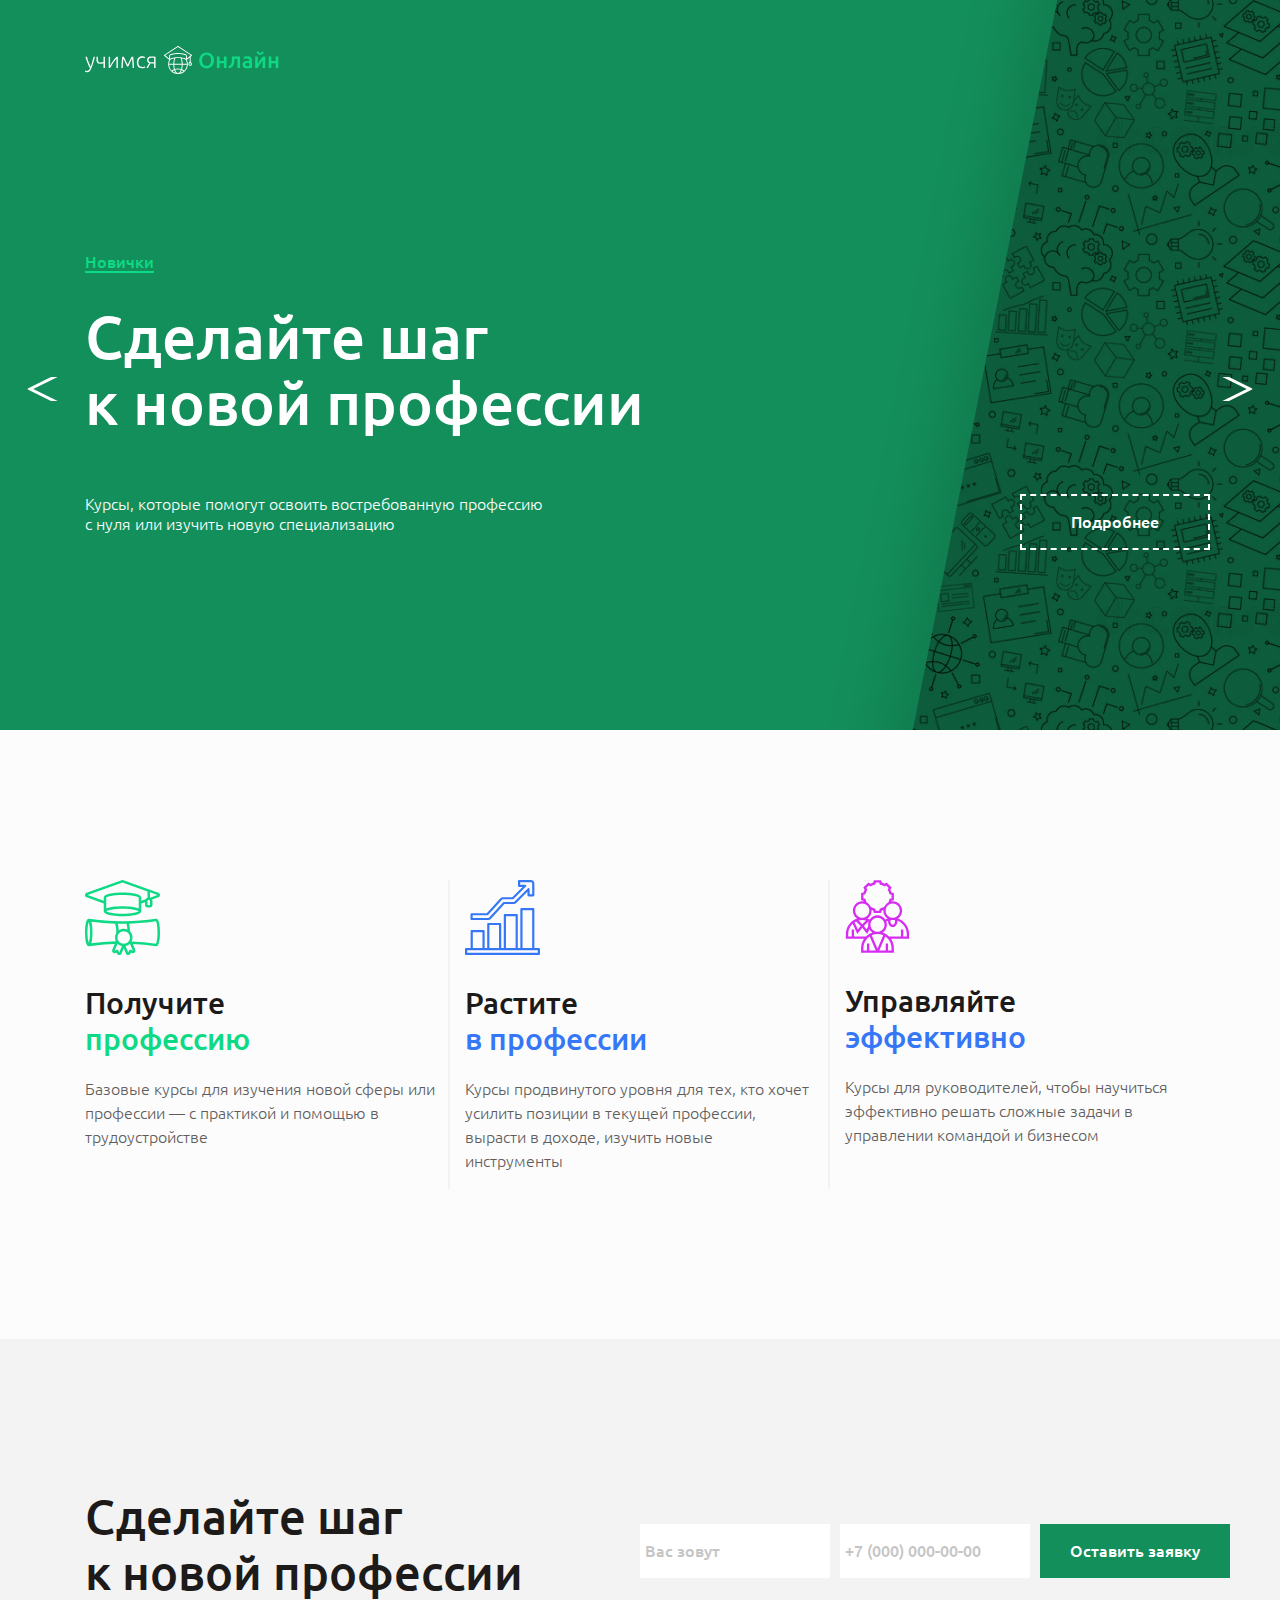
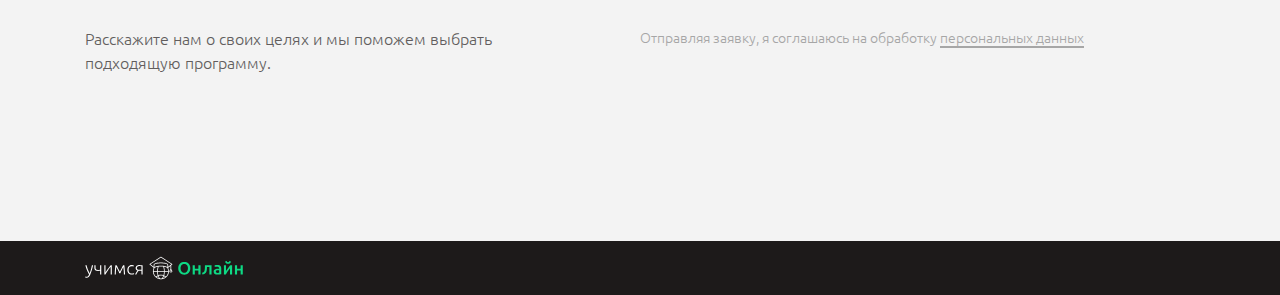
<file: StudyOnline/src/index.html>
<!DOCTYPE html>
<html lang="en">
<head>
    <meta charset="UTF-8">
    <title>Учимся Онлайн</title>
    <link rel="stylesheet" href="css/bootstrap.css">
    <link rel="stylesheet" href="less/style.css">
</head>
<body>

<main>
    <div class="header">

        <div class="header-block1">

            <div class="container">

                <div class="header-logo row">
                    <div class="col-md-12 offset-md-0 offset-2 col-10">
                        <img src="img/logo-1.svg" alt="учимся Онлайн">
                    </div>
                </div>

                <div class="row">
                    <div class="col-lg-12 offset-md-0 offset-1">
                        <a href="#" class="header-block1-link">Новички</a>
                    </div>
                </div>

                <div class="header-title row">

                    <div class="col-lg-12 offset-md-0 col-10 offset-1">
                        <h1>Сделайте шаг <br> к новой профессии</h1>
                    </div>

                </div>

                <div class="header-subtitle row">
                    <p class="col-md-6 offset-md-0 offset-1 col-10">
                        Курсы, которые помогут освоить востребованную профессию <br>
                        с нуля или изучить новую специализацию
                    </p>
                    <button class="button header-block1-btn col-md-2 offset-md-4 col-8 offset-2">Подробнее</button>
                </div>

            </div>

        </div>

        <div class="header-block2">

            <div class="container">

                <div class="header-logo row">
                    <div class="col-md-12 offset-md-0 offset-2 col-10">
                        <img src="img/logo-3.svg" alt="учимся Онлайн">
                    </div>
                </div>

                <div class="row">
                    <div class="col-lg-12 offset-md-0 offset-1">
                        <a href="#" class="header-block2-link">Специалисты</a>
                    </div>
                </div>

                <div class="header-title row">

                    <div class="col-lg-12 offset-md-0 col-10 offset-1">
                        <h1>Сделайте шаг <br>
                            к росту карьеры</h1>
                    </div>

                </div>

                <div class="header-subtitle row">
                    <p class="col-md-6 offset-md-0 offset-1 col-10">
                        Курсы для специалистов с опытом, чтобы развиваться <br>
                        в профессии и открывать новые возможности в карьере
                    </p>
                    <button class="button header-block2-btn col-md-2 offset-md-4 col-8 offset-2">Подробнее</button>
                </div>

            </div>

        </div>

        <div class="header-block3">

            <div class="container">

                <div class="header-logo row">
                    <div class="col-md-12 offset-md-0 offset-2 col-10">
                        <img src="img/logo-3.svg" alt="учимся Онлайн">
                    </div>
                </div>

                <div class="row">
                    <div class="col-lg-12 offset-md-0 offset-1">
                        <a href="#" class="header-block3-link">Руководители</a>
                    </div>
                </div>

                <div class="header-title row">

                    <div class="col-lg-12 offset-md-0 col-10 offset-1">
                        <h1>Сделайте шаг <br>
                            к новым решениям</h1>
                    </div>

                </div>

                <div class="header-subtitle row">
                    <p class="col-md-6 offset-md-0 offset-1 col-10">
                        Курсы для руководителей, чтобы развивать управленческие <br> навыки и растить бизнес
                    </p>
                    <button class="button header-block3-btn col-md-2 offset-md-4 col-8 offset-2">Подробнее</button>
                </div>

            </div>

        </div>

    </div>
</main>

<section class="features">
    <div class="container">
        <div class="row">
            <div class="col-md-4 features-block-1 col-12">
                <img src="img/features/1.svg" alt="получите профессию">
                <h3 class="features-title-1">Получите <br>
                    <strong>профессию</strong>
                </h3>
                <p>Базовые курсы для изучения новой сферы
                    или профессии — с практикой и помощью
                    в трудоустройстве</p>
            </div>
            <div class="col-md-4 features-block-2 col-12">
                <img src="img/features/2.svg" alt="растите в профессии">
                <h3 class="features-title-2">Растите<br>
                    <strong>в профессии</strong>
                </h3>
                <p>Курсы продвинутого уровня для тех, кто хочет усилить позиции в текущей профессии, вырасти
                    в доходе, изучить новые инструменты</p>
            </div>
            <div class="col-md-4">
                <img src="img/features/3.svg" alt="Управляйте эффективно">
                <h3 class="features-title-2">Управляйте<br>
                    <strong>эффективно</strong>
                </h3>
                <p>Курсы для руководителей, чтобы научиться эффективно решать сложные задачи
                    в управлении командой и бизнесом</p>
            </div>
        </div>
    </div>
</section>

<section class="form">
    <div class="container">
        <div class="row">
            <div class="col-md-5 offset-md-0 col-11 offset-1">
                <h2>Сделайте шаг <br>
                    к новой профессии</h2>
                <p>Расскажите нам
                    о своих целях и мы поможем выбрать подходящую программу.</p>
            </div>
            <div class="col-md-6 offset-md-1 col-11 offset-1 form-form">
                <form action="#">
                    <div class="row">
                        <input type="text" class="form-name col-md-4 offset-md-0 col-11" required placeholder="Вас зовут">
                        <input type="text" class="form-phone col-md-4 offset-md-0 col-11 offset-1" required placeholder="+7 (000) 000-00-00">
                        <button class="form-btn col-md-4 offset-md-0 col-11 offset-1" type="submit">Оставить заявку</button>
                    </div>
                    <div class="row">
                        <span>Отправляя заявку, я соглашаюсь на обработку <a href="#">персональных данных</a> </span>
                    </div>
                </form>
            </div>
        </div>
    </div>
</section>

<footer>
    <div class="container">
        <div class="row">
            <img src="img/logo-1.svg" alt="учимся онлайн" class="col-md-2 offset-md-0 col-6 offset-3">
        </div>
    </div>
</footer>


<script src="https://ajax.googleapis.com/ajax/libs/jquery/1.11.1/jquery.min.js"></script>

<link rel="stylesheet" href="slick/slick.css">
<link rel="stylesheet" href="slick/slick-theme.css">
<script src="slick/slick.min.js"></script>

<!--Инициализируем слайдер-->
<script>
    $(document).ready(function(){


        $('.header').slick({
            infinite: true,
            slidesToShow: 1,
            slidesToScroll: 1,
            autoplay: true,
            autoplaySpeed: 2500,
            dots: false,
            dotsClass: "my-dots",
            prevArrow: '<button class="prev arrow"></button>',
            nextArrow: '<button class="next arrow"></button>',

            responsive: [
                {
                    breakpoint: 767,
                    settings: {
                        slidesToShow: 1,
                        arrows: false,
                        slidesToScroll: 1
                    }
                }
            ]

        });
    });
</script>

</body>
</html>
</file>
<file: ex1/css/style.css>
.header{
    font-size: 20px;
    line-height: 1.5;
    margin: 60px auto;
}

.header span{
    display: block;
}
.section{
    padding: 30px 0px;
}
.form-header, .section-header{
    margin-bottom: 20px;
    font-size: 20px;
    font-weight: 900;
}

.form input{
    margin-bottom: 12px;
}

.form{
    border: 5px solid #2727d9;
    padding: 30px 20px;
}

.form-btn{
    background-color: #2727d9;
    margin: 10px auto;
}
.feature{
    margin: 60px auto;
}
.feature img{
    height: 70px;
    width: 70px;
    margin-bottom: 20px;
}

.video{
    margin-bottom: 30px;
}
</file>
<file: PizzaWood/less/style.css>
/*colors*/
html {
  background: #FAFAFB;
}
/*шрифты*/
.head {
  font-family: Jost, sans-serif;
  font-style: normal;
  font-weight: 600;
  font-size: 37px;
  line-height: 105%;
  color: #282827;
}
.line {
  font-family: Montserrat, sans-serif;
  font-style: normal;
  font-weight: normal;
  font-size: 15px;
  line-height: 26px;
  color: #282827;
}
.bold {
  font-weight: 600;
}
/*Кнопки*/
.btn {
  padding: 1.7rem 4.2rem;
  background: #F8CE4C;
  border-radius: 4px 4px 8px 8px;
  border: none;
  font-family: Montserrat, sans-serif;
  font-style: normal;
  font-weight: normal;
  font-size: 15px;
  line-height: 26px;
  color: #282827;
  font-weight: 600;
  box-shadow: inset 0 -3px 0 0 #C7841F;
}
.btn:hover {
  background: #f9d565;
}
.wrap {
  /*ПОСТАНОВКА КНОПКИ ПО ЦЕНТРУ*/
  display: table;
  width: 95%;
  height: 221.2px;
}
.wrap-block {
  display: table-cell;
  vertical-align: middle;
  text-align: right;
}
/*input*/
.input {
  font-family: Montserrat, sans-serif;
  font-style: normal;
  font-weight: normal;
  font-size: 15px;
  line-height: 26px;
  color: #282827;
  background: #FAFAFB;
  border: 1px solid #E7E8EA;
  color: black;
  box-sizing: border-box;
  border-radius: 0px 4px 0px 0px;
}
/*radio*/
.r_button {
  display: none;
}
.r_button + label {
  background: url("../img/radio/radio.png") no-repeat scroll 0 0;
  cursor: pointer;
  padding-left: 25px;
}
.r_button:checked + label {
  background: url("../img/radio/active.png") no-repeat scroll 0 0;
}
/*range*/
.slider {
  -webkit-appearance: none;
  width: 100%;
  height: 2px;
  border-radius: 5px;
  background: #d3d3d3;
  outline: none;
  opacity: 0.7;
  -webkit-transition: 0.2s;
  transition: opacity 0.2s;
}
.slider::-webkit-slider-thumb {
  -webkit-appearance: none;
  appearance: none;
  width: 15px;
  height: 15px;
  border-radius: 50%;
  background: #FAFAFB;
  border: 2px solid #F8CE4C;
  cursor: pointer;
}
.slider::-moz-range-thumb {
  width: 15px;
  height: 15px;
  border-radius: 50%;
  background: #FAFAFB;
  border: 2px solid #F8CE4C;
  cursor: pointer;
}
/*первый блок*/
.main {
  padding-top: 3rem;
  background: url("../img/main-bg.png") no-repeat;
  background-size: cover;
}
.main-phone {
  padding-top: 0.5rem;
  font-family: Montserrat, sans-serif;
  font-style: normal;
  font-weight: normal;
  font-size: 15px;
  line-height: 26px;
  color: #282827;
  color: #fff;
}
.main-phone strong {
  font-size: 1.5rem;
  font-weight: 600;
}
.main-phone p {
  text-align: right;
  font-size: 0.95rem;
}
.main h1 {
  margin-top: 8rem;
  font-family: Jost, sans-serif;
  font-style: normal;
  font-weight: 600;
  font-size: 37px;
  line-height: 105%;
  color: #282827;
  color: #fff;
}
.main-line {
  font-family: Montserrat, sans-serif;
  font-style: normal;
  font-weight: normal;
  font-size: 15px;
  line-height: 26px;
  color: #282827;
  margin-top: 2.4rem;
  font-weight: 500;
  font-size: 18px;
  line-height: 150%;
  color: #fff;
}
.main-plan {
  padding: 8rem 0 5.1rem 0;
}
.main-plan-block span {
  text-align: center;
  font-family: Montserrat, sans-serif;
  font-style: normal;
  font-weight: normal;
  line-height: 26px;
  color: #282827;
  color: #fff;
  font-size: 15px;
}
.main-plan-block_3 {
  margin-left: 3px;
  float: right;
  padding: 1.7rem 1.5rem;
  display: inline-block;
  background: #282827;
  border-radius: 0 4px 4px 0;
}
.main-plan-block_1 {
  margin-left: 3px;
  float: right;
  padding: 1.7rem 1.5rem;
  display: inline-block;
  background: #282827;
  border-radius: 4px 0 0 4px;
}
.main-plan-block_2 {
  margin-left: 3px;
  float: right;
  padding: 1.7rem 1.5rem;
  display: inline-block;
  background: #282827;
}
/*второй блок*/
.search {
  padding-top: 5.1rem;
  background: url("../img/search/bg-2.png") right top no-repeat #F4F4F4;
}
.search h1 {
  font-family: Jost, sans-serif;
  font-style: normal;
  font-weight: 600;
  font-size: 37px;
  line-height: 105%;
  color: #282827;
}
.search-line {
  margin: 4rem 0;
  font-family: Montserrat, sans-serif;
  font-style: normal;
  font-weight: normal;
  font-size: 15px;
  line-height: 26px;
  color: #282827;
}
.search-block {
  font-family: Montserrat, sans-serif;
  font-style: normal;
  font-weight: normal;
  font-size: 15px;
  line-height: 26px;
  color: #282827;
}
.search-block-1 {
  margin-left: 1rem;
  margin-top: 0.8rem;
  margin-right: 1rem;
  padding: 0.8rem 0 0.8rem 2rem;
}
.search-block-1_b {
  position: relative;
  margin-left: 1rem;
  margin-right: 1rem;
  padding: 0.8rem 0 0.8rem 1.5rem;
  border: 10px solid #F6CD46;
}
.search-block-1_b img {
  margin-top: 2px;
  float: right;
  padding-right: 1rem;
}
.search-block-1_1 {
  padding-top: 1.3rem;
}
.search-btn {
  margin-top: 3rem;
  margin-bottom: 5.1rem;
  padding: 1.3rem 11.5rem;
}
/*Третий блок*/
.profit {
  background: #FAFAFB;
  padding-top: 5.1rem;
  padding-bottom: 5.1rem;
}
.profit h2 {
  font-family: Jost, sans-serif;
  font-style: normal;
  font-weight: 600;
  font-size: 37px;
  line-height: 105%;
  color: #282827;
}
.profit-row {
  margin-top: 1.8rem;
  margin-bottom: 5.1rem;
}
.profit-head {
  font-family: Montserrat, sans-serif;
  font-style: normal;
  font-weight: normal;
  font-size: 15px;
  line-height: 26px;
  color: #282827;
  margin-top: 2.7rem;
  font-size: 18px;
  font-weight: 600;
  color: #000;
}
.profit-block {
  margin-left: 2px;
  margin-top: 1.3rem;
  font-family: Montserrat, sans-serif;
  font-style: normal;
  font-weight: normal;
  font-size: 15px;
  line-height: 26px;
  color: #282827;
  border: 1px solid #E7E8EA;
  border-radius: 4px 4px 0 0;
  background: #fff;
}
.profit-block-label {
  display: inline-block;
  padding: 1.3rem 5.5rem 1.3rem 1rem;
  border-right: 1px solid #E7E8EA;
  font-size: 13px;
  font-weight: 500;
}
.profit-block-sum {
  margin-left: -4px;
  padding: 1.25rem 2.7rem 1.36rem 2.7rem;
  display: inline-block;
  text-align: center;
  font-size: 16px;
  font-weight: 600;
}
.profit-radio-1 {
  margin-right: -1rem;
  padding: 1.25rem 0rem 0.7rem 0.8rem;
  font-family: Montserrat, sans-serif;
  font-style: normal;
  font-weight: normal;
  font-size: 15px;
  line-height: 26px;
  color: #282827;
  text-align: left;
  font-weight: 500;
  font-size: 13px;
  background: #fff;
  border: 1px solid #E7E8EA;
  box-sizing: border-box;
  border-radius: 4px;
}
.profit-radio-2 {
  padding: 1.25rem 0 0.7rem 0;
  text-align: center;
  font-family: Montserrat, sans-serif;
  font-style: normal;
  font-weight: normal;
  font-size: 15px;
  line-height: 26px;
  color: #282827;
  font-weight: 500;
  font-size: 13px;
  background: #fff;
  border: 1px solid #E7E8EA;
  box-sizing: border-box;
  border-radius: 4px;
}
.profit-format {
  margin-top: 4rem;
  text-align: left;
}
.profit-right {
  padding-top: 3rem;
}
.profit-test {
  margin-right: 0.7px;
}
.profit-range {
  width: 100%;
}
.profit-table {
  margin-top: 18px;
  padding-top: 15px;
  background: #fff;
  border: 2px solid #F8CE4C;
  box-sizing: border-box;
  border-radius: 4px;
}
.profit-table h4 {
  font-family: Montserrat, sans-serif;
  font-style: normal;
  font-weight: normal;
  font-size: 15px;
  line-height: 26px;
  color: #282827;
  font-weight: 600;
  text-align: center;
}
.profit-table h3 {
  padding: 30px 0 26px;
  font-family: Montserrat, sans-serif;
  font-style: normal;
  font-weight: normal;
  font-size: 15px;
  line-height: 26px;
  color: #282827;
  font-weight: 600;
  font-size: 18px;
  text-align: center;
}
.profit-table-block {
  font-family: Montserrat, sans-serif;
  font-style: normal;
  font-weight: normal;
  font-size: 15px;
  line-height: 26px;
  color: #282827;
  font-weight: 500;
  font-size: 13px;
  text-align: center;
  border: 1px solid #E7E8EA;
  box-sizing: border-box;
  border-bottom: none;
  border-radius: 0px;
  padding: 4px 0;
}
.profit-table-block-border {
  border-bottom: 1px solid #E7E8EA;
}
.profit-itog {
  background: #FFFFFF;
  border: 1px solid #E7E8EA;
  box-sizing: border-box;
  border-radius: 4px;
}
.profit-itog h3 {
  margin-top: 3rem;
  font-family: Montserrat, sans-serif;
  font-style: normal;
  font-weight: normal;
  font-size: 15px;
  line-height: 26px;
  color: #282827;
  text-align: center;
  color: #000;
  font-weight: 600;
  font-size: 18px;
}
.profit-form {
  margin-top: 2rem;
  margin-bottom: 3rem;
}
.profit-form-input {
  margin-left: 25px;
  display: inline-block;
  padding: 1.2rem 1.5rem;
}
.profit-form button {
  display: inline-block;
  padding: 1.2rem 1.5rem;
}
/*Четвертый блок о авторе*/
.founder {
  padding: 5.1rem 0;
}
.founder h2 {
  margin-bottom: 3.5rem;
  font-family: Jost, sans-serif;
  font-style: normal;
  font-weight: 600;
  font-size: 37px;
  line-height: 105%;
  color: #282827;
}
.founder-text {
  font-family: Montserrat, sans-serif;
  font-style: normal;
  font-weight: normal;
  font-size: 15px;
  line-height: 26px;
  color: #282827;
}
.founder-text p {
  padding-bottom: 0.7rem;
}
.founder-img {
  background: url("../img/author.png") right top no-repeat;
}
/*пятый блок*/
.stats {
  padding-bottom: 5.1rem;
}
.stats h2 {
  margin-bottom: 3rem;
}
.stats-block {
  padding: 3rem 0;
  background: #FAFAFB;
  border: 1px solid #FFFFFF;
  box-sizing: border-box;
  text-align: center;
}
.stats-block-num {
  padding: 0.5rem 0;
  margin-bottom: 2rem;
  font-family: Jost, sans-serif;
  font-style: normal;
  font-weight: 600;
  font-size: 37px;
  line-height: 105%;
  color: #282827;
  background: #F8CE4C;
  text-align: center;
}
.stats-block span {
  font-family: Montserrat, sans-serif;
  font-style: normal;
  font-weight: normal;
  font-size: 15px;
  line-height: 26px;
  color: #282827;
}
/*Шестой блок*/
.fotorama {
  background: linear-gradient(to bottom, white 65%, #252525 35%);
  padding-top: 1rem;
}
.fotorama h2 {
  margin-bottom: 3.5rem;
  font-family: Jost, sans-serif;
  font-style: normal;
  font-weight: 600;
  font-size: 37px;
  line-height: 105%;
  color: #282827;
  text-align: center;
}
.fotorama-block img {
  width: 30rem;
  height: 70%;
}
/*седьмой*/
.plan {
  padding-top: 7.3rem;
  padding-bottom: 5.1rem;
  background: url("../img/bg-2.png") no-repeat;
  background-size: cover;
}
.plan h2 {
  padding-bottom: 5.1rem;
  font-family: Jost, sans-serif;
  font-style: normal;
  font-weight: 600;
  font-size: 37px;
  line-height: 105%;
  color: #282827;
  color: #fff;
}
.plan-row {
  margin-bottom: 2rem;
}
.plan-city {
  font-family: Montserrat, sans-serif;
  font-style: normal;
  font-weight: normal;
  font-size: 15px;
  line-height: 26px;
  color: #282827;
  color: #fff;
}
.plan-btn {
  margin-top: 5.1rem;
  padding: 1.5rem 3.5rem;
}
.plan-head {
  padding-top: 10.2rem;
  padding-bottom: 0rem;
}
.plan-form {
  padding-top: 3rem;
  padding-bottom: 3rem;
  background: #FFFFFF;
  border: 1px solid #E7E8EA;
  box-sizing: border-box;
  border-radius: 4px;
}
.plan-form h4 {
  margin-bottom: 2rem;
  font-family: Montserrat, sans-serif;
  font-style: normal;
  font-weight: normal;
  font-size: 15px;
  line-height: 26px;
  color: #282827;
  font-weight: 600;
  font-size: 18px;
  text-align: center;
}
.plan-form-input {
  padding: 1rem 0 1rem 1.2rem;
  margin-top: 1rem;
  display: block;
  width: 100%;
  color: #000;
}
.plan-form-btn {
  margin-top: 3rem;
  margin-bottom: 2rem;
  width: 100%;
  padding: 1.5rem 4.2rem;
}
.plan span {
  font-family: Montserrat, sans-serif;
  font-style: normal;
  font-weight: normal;
  font-size: 15px;
  line-height: 26px;
  color: #282827;
  font-size: 13px;
  line-height: 13px;
  color: #000;
  text-align: center;
}
.plan strong {
  font-family: Montserrat, sans-serif;
  font-style: normal;
  font-weight: normal;
  font-size: 15px;
  line-height: 26px;
  color: #282827;
  font-size: 13px;
  line-height: 13px;
  color: #000;
  font-weight: 600;
}
/*Восьмой блок*/
.format {
  padding: 5.1rem 0;
  background: #FAFAFB;
}
.format h2 {
  font-family: Jost, sans-serif;
  font-style: normal;
  font-weight: 600;
  font-size: 37px;
  line-height: 105%;
  color: #282827;
}
.format .format-block {
  margin-top: 3.7rem;
  box-shadow: 0px 4px 20px rgba(104, 104, 104, 0.1);
  border-radius: 8px;
  background: #282827;
}
.format .format-block-img {
  background: url("../img/format.png");
  background-size: cover;
}
.format .format-block h3 {
  padding: 20rem 0 2rem 6.9rem;
  font-family: Montserrat, sans-serif;
  font-style: normal;
  font-weight: normal;
  font-size: 15px;
  line-height: 26px;
  color: #282827;
  font-weight: 600;
  color: #fff;
  font-size: 26px;
}
.format .format-block-p {
  margin-top: -8px;
  background: #fff;
  padding: 2rem 0;
}
.format .format-block p {
  font-family: Montserrat, sans-serif;
  font-style: normal;
  font-weight: normal;
  font-size: 15px;
  line-height: 26px;
  color: #282827;
  color: #000;
  font-weight: 400;
  line-height: 144%;
}
.format h4 {
  padding-top: 3rem;
  font-family: Montserrat, sans-serif;
  font-style: normal;
  font-weight: normal;
  font-size: 15px;
  line-height: 26px;
  color: #282827;
  font-weight: 600;
  font-size: 18px;
  color: #fff;
  text-align: left;
}
.format-right {
  padding-top: 2rem;
}
.format-right-label {
  font-family: Montserrat, sans-serif;
  font-style: normal;
  font-weight: normal;
  font-size: 15px;
  line-height: 26px;
  color: #282827;
  color: #DFD8C0;
}
.format-right-number {
  padding-right: 2.3rem;
  font-family: Montserrat, sans-serif;
  font-style: normal;
  font-weight: normal;
  font-size: 15px;
  line-height: 26px;
  color: #282827;
  font-weight: 600;
  font-size: 16px;
  color: #fff;
  text-align: right;
}
.format-right-btn {
  margin-top: 2.5rem;
  width: 95%;
  padding-top: 1.5rem;
  padding-bottom: 1.5rem;
}
/*девятый блок*/
.help {
  padding: 6rem 0;
  background: url("../img/bg-3.png") no-repeat;
  background-size: cover;
}
.help h2 {
  margin-bottom: 6rem;
  font-family: Jost, sans-serif;
  font-style: normal;
  font-weight: 600;
  font-size: 37px;
  line-height: 105%;
  color: #282827;
  color: #fff;
}
.help-row {
  margin-top: 5rem;
  margin-bottom: -0.9rem;
}
.help-block {
  position: relative;
  margin-left: -4px;
  padding: 1rem 0.5rem;
  background: #181818;
  border: 1px solid rgba(248, 206, 76, 0.1);
  box-sizing: border-box;
  font-family: Jost, sans-serif;
  font-style: normal;
  font-size: 37px;
  line-height: 105%;
  color: #282827;
  color: #F8CE4C;
  font-weight: 600;
  font-size: 22px;
  text-align: center;
}
.help-block:before {
  position: absolute;
  transform: translateX(-445%) translateY(15%);
  content: "";
  padding: 8px;
  background: #282827;
  border: 1px solid #FFFFFF;
  border-radius: 50%;
}
.help-text {
  font-family: Montserrat, sans-serif;
  font-style: normal;
  font-weight: normal;
  font-size: 15px;
  line-height: 26px;
  color: #282827;
  color: #fff;
}
.help-btn {
  margin-top: 5.5rem;
  margin-bottom: 2rem;
}
/*десятый блок*/
.support {
  padding: 5.1rem 0;
  background: #FAFAFB;
}
.support-row {
  margin-top: 3.5rem;
}
.support h4 {
  padding-top: 2rem;
  padding-bottom: 0.5rem;
  font-family: Montserrat, sans-serif;
  font-style: normal;
  font-weight: normal;
  font-size: 15px;
  line-height: 26px;
  color: #282827;
  font-weight: 600;
  font-size: 18px;
  color: #000;
}
.support p {
  font-family: Montserrat, sans-serif;
  font-style: normal;
  font-weight: normal;
  font-size: 15px;
  line-height: 26px;
  color: #282827;
  line-height: 144%;
  color: #000;
}
.support-h4 {
  margin-top: -2.2rem;
  margin-bottom: 1rem;
  padding: 0;
}
.support-btn {
  margin-top: 3.5rem;
  padding-top: 1.5rem;
  padding-bottom: 1.5rem;
  width: 95%;
  font-size: 14px;
}
/*одиннадцатый блок*/
.mobile {
  /*
  position: relative;
  z-index: 1;*/
  padding: 5.5rem 0;
  background: url("../img/bg-4.png") no-repeat;
  background-size: cover;
}
.mobile h2 {
  font-family: Jost, sans-serif;
  font-style: normal;
  font-weight: 600;
  font-size: 37px;
  line-height: 105%;
  color: #282827;
  color: #000;
}
.mobile-block {
  padding-top: 4rem;
}
.mobile-block h3 {
  padding-bottom: 1rem;
  font-family: Montserrat, sans-serif;
  font-style: normal;
  font-weight: normal;
  font-size: 15px;
  line-height: 26px;
  color: #282827;
  font-weight: 600;
  font-size: 18px;
  color: #000;
}
.mobile-block p {
  padding-bottom: 0.7rem;
  font-family: Montserrat, sans-serif;
  font-style: normal;
  font-weight: normal;
  font-size: 15px;
  line-height: 26px;
  color: #282827;
  line-height: 144%;
  color: #000;
}
/*двеннадцатый блок*/
.end {
  padding-top: 8rem;
  padding-bottom: 7rem;
  background: url("../img/bg-5.png") no-repeat;
  background-size: cover;
}
.end h2 {
  transform: rotate(-8.71deg);
}
.end span {
  font-family: Montserrat, sans-serif;
  font-style: normal;
  font-weight: normal;
  font-size: 15px;
  line-height: 26px;
  color: #282827;
  font-size: 13px;
  line-height: 13px;
  color: #000;
  text-align: center;
}
.end strong {
  font-family: Montserrat, sans-serif;
  font-style: normal;
  font-weight: normal;
  font-size: 15px;
  line-height: 26px;
  color: #282827;
  font-size: 13px;
  line-height: 13px;
  color: #000;
  font-weight: 600;
}
/*footer*/
footer {
  background: #1C1C1C;
  padding: 1.7rem 4rem 1rem 4rem;
}
footer span {
  font-family: Montserrat, sans-serif;
  font-style: normal;
  font-weight: normal;
  font-size: 15px;
  line-height: 26px;
  color: #282827;
  color: #F8CE4C;
}
footer .a-politic {
  font-family: Montserrat, sans-serif;
  font-style: normal;
  font-weight: normal;
  font-size: 15px;
  line-height: 26px;
  color: #282827;
  color: #FFFFFF;
  opacity: 0.4;
}
footer .a-f {
  font-family: Montserrat, sans-serif;
  font-style: normal;
  font-weight: normal;
  font-size: 15px;
  line-height: 26px;
  color: #282827;
  color: #fff;
}
footer .download {
  font-family: Montserrat, sans-serif;
  font-style: normal;
  font-weight: normal;
  font-size: 15px;
  line-height: 26px;
  color: #282827;
  color: #fff;
}
footer strong {
  font-family: Montserrat, sans-serif;
  font-style: normal;
  font-weight: normal;
  font-size: 15px;
  line-height: 26px;
  color: #282827;
  color: #fff;
  font-size: 1.5rem;
  font-weight: 600;
}
footer p {
  font-family: Montserrat, sans-serif;
  font-style: normal;
  font-weight: normal;
  font-size: 15px;
  line-height: 26px;
  color: #282827;
  color: #fff;
  text-align: right;
  font-size: 0.95rem;
}
/*# sourceMappingURL=style.css.map */
</file>
<file: StudyOnline/src/less/style.css>
/*шрифт*/
@font-face {
  font-family: 'Ubuntu-Bold';
  src: url('../fonts/Ubuntu-Bold.eot');
  src: url('../fonts/Ubuntu-Bold.eot?#iefix') format('embedded-opentype'), url('../fonts/Ubuntu-Bold.woff2') format('woff2'), url('../fonts/Ubuntu-Bold.woff') format('woff'), url('../fonts/Ubuntu-Bold.ttf') format('truetype'), url('../fonts/Ubuntu-Bold.svg#Ubuntu-Bold') format('svg');
  font-weight: normal;
  font-style: normal;
  font-display: swap;
}
@font-face {
  font-family: 'Ubuntu-Medium';
  src: url('../fonts/Ubuntu-Medium.eot');
  src: url('../fonts/Ubuntu-Medium.eot?#iefix') format('embedded-opentype'), url('../fonts/Ubuntu-Medium.woff2') format('woff2'), url('../fonts/Ubuntu-Medium.woff') format('woff'), url('../fonts/Ubuntu-Medium.ttf') format('truetype'), url('../fonts/Ubuntu-Medium.svg#Ubuntu-Medium') format('svg');
  font-weight: normal;
  font-style: normal;
  font-display: swap;
}
@font-face {
  font-family: 'Ubuntu-Light';
  src: url('../fonts/Ubuntu-Light.eot');
  src: url('../fonts/Ubuntu-Light.eot?#iefix') format('embedded-opentype'), url('../fonts/Ubuntu-Light.woff2') format('woff2'), url('../fonts/Ubuntu-Light.woff') format('woff'), url('../fonts/Ubuntu-Light.ttf') format('truetype'), url('../fonts/Ubuntu-Light.svg#Ubuntu-Light') format('svg');
  font-weight: normal;
  font-style: normal;
  font-display: swap;
}
@font-face {
  font-family: 'Ubuntu-Regular';
  src: url('../fonts/Ubuntu-Regular.eot');
  src: url('../fonts/Ubuntu-Regular.eot?#iefix') format('embedded-opentype'), url('../fonts/Ubuntu-Regular.woff2') format('woff2'), url('../fonts/Ubuntu-Regular.woff') format('woff'), url('../fonts/Ubuntu-Regular.ttf') format('truetype'), url('../fonts/Ubuntu-Regular.svg#Ubuntu-Regular') format('svg');
  font-weight: normal;
  font-style: normal;
  font-display: swap;
}
/*Basic settings*/
body {
  font-family: 'Ubuntu-Medium';
}
a:hover {
  text-decoration: none;
}
button:focus,
input:focus,
a:focus,
textarea:focus {
  outline: none;
}
.slick-active {
  outline: none;
}
.slick-list {
  padding: 0 0 0 0;
}
.arrow {
  top: 50%;
  transform: scaleY(-50%);
  position: absolute;
  z-index: 99;
  width: 3rem;
  height: 3rem;
  border: none;
}
.prev {
  left: 20px;
  background: url(../img/arrows/left.svg) center no-repeat;
  background-size: 70%;
  transition: background 0.1s ease;
}
.prev:hover {
  background: url(../img/arrows/left-hover.svg) center no-repeat;
}
.next {
  right: 20px;
  background: url(../img/arrows/right.svg) center no-repeat;
  background-size: 70%;
  transition: background 0.1s ease;
}
.next:hover {
  background: url(../img/arrows/right-hover.svg) center no-repeat;
}
/*Первый блок*/
.header {
  /*Первый слайд*/
  /*Второй слайд*/
  /*Третий слайд*/
}
.header-logo {
  margin-bottom: 175px;
}
.header-title {
  margin-top: 30px;
}
.header-title h1 {
  font-size: 60px;
  line-height: 110%;
  color: #FFFFFF;
}
.header-subtitle {
  margin-top: 50px;
}
.header-subtitle p {
  font-family: 'Ubuntu-Light';
  font-style: normal;
  font-weight: 300;
  font-size: 16px;
  line-height: 125%;
  color: #FFFFFF;
}
.header-block1 {
  padding-top: 45px;
  padding-bottom: 180px;
  background: url(../img/slide-1.jpg) center no-repeat;
}
.header-block1-link {
  color: #0ED984;
  border-bottom: 2.5px solid #0ED984;
}
.header-block1-link:hover {
  color: #0cc175;
}
.header-block1-btn {
  background-color: transparent;
  color: #FFFFFF;
  border: 2.5px dashed #fff;
  transition: background-color 0.5s ease;
}
.header-block1-btn:hover {
  background-color: #fff;
  color: #0ED984;
}
.header-block2 {
  padding-top: 45px;
  padding-bottom: 180px;
  background: url(../img/slide-2.jpg) center no-repeat;
}
.header-block2-link {
  color: #3577F6;
  border-bottom: 2.5px solid #3577F6;
}
.header-block2-link:hover {
  color: #4d87f7;
}
.header-block2-btn {
  background-color: transparent;
  color: #FFFFFF;
  border: 2.5px dashed #fff;
  transition: background-color 0.5s ease;
}
.header-block2-btn:hover {
  background-color: #fff;
  color: #3577F6;
}
.header-block3 {
  padding-top: 45px;
  padding-bottom: 180px;
  background: url(../img/slide-3.jpg) center no-repeat;
}
.header-block3-link {
  color: #D72DF3;
  border-bottom: 2.5px solid #D72DF3;
}
.header-block3-link:hover {
  color: #d215f2;
}
.header-block3-btn {
  background-color: transparent;
  color: #FFFFFF;
  border: 2.5px dashed #fff;
  transition: background-color 0.5s ease;
}
.header-block3-btn:hover {
  background-color: #fff;
  color: #D72DF3;
}
/*Второй блок*/
.features {
  padding: 150px 0;
  background: #FCFCFC;
}
.features-block-1 {
  padding-right: 0;
  border-right: 2px solid #F2F2F2;
}
.features-block-2 {
  border-right: 2px solid #F2F2F2;
}
.features .features-title-1 {
  margin-top: 30px;
  margin-bottom: 20px;
  font-size: 30px;
  color: #1D1A1A;
}
.features .features-title-1 strong {
  font-weight: normal;
  color: #0ED984;
}
.features .features-title-2 {
  margin-top: 30px;
  margin-bottom: 20px;
  font-size: 30px;
  color: #1D1A1A;
}
.features .features-title-2 strong {
  font-weight: normal;
  color: #3577F6;
}
.features .features-title-3 {
  margin-top: 30px;
  margin-bottom: 20px;
  font-size: 30px;
  color: #1D1A1A;
}
.features .features-title-3 strong {
  font-weight: normal;
  color: #D72DF3;
}
.features p {
  font-family: 'Ubuntu-Light';
  color: #615D5D;
  font-size: 16px;
}
/*Третий блок*/
.form {
  padding: 150px 0;
  background: #F3F3F3;
}
.form h2 {
  font-size: 47px;
  color: #1D1A1A;
}
.form p {
  margin-top: 25px;
  font-family: 'Ubuntu-Light';
  font-size: 16px;
  color: #615D5D;
}
.form .form-phone {
  margin-left: 10px;
  margin-right: -10px;
}
.form ::-webkit-input-placeholder {
  color: #C5C5C5;
  opacity: 100%;
}
.form ::-moz-placeholder {
  color: #C5C5C5;
  opacity: 100%;
}
.form :-moz-placeholder {
  color: #C5C5C5;
  opacity: 100%;
}
.form :-ms-input-placeholder {
  color: #C5C5C5;
  opacity: 100%;
}
.form input:hover::-webkit-input-placeholder {
  color: #999999;
}
.form input:hover::-moz-placeholder {
  color: #999999;
}
.form input:hover:-moz-placeholder {
  color: #999999;
}
.form :focus::-webkit-input-placeholder {
  opacity: 0;
}
.form :focus::-moz-placeholder {
  opacity: 0;
}
.form :focus:-moz-placeholder {
  opacity: 0;
}
.form :focus:-ms-input-placeholder {
  opacity: 0;
}
.form input {
  padding: 15px 0 15px 5px;
  border: none;
  color: #1D1A1A;
}
.form-form {
  margin-top: 35px;
}
.form span {
  margin-top: 50px;
  font-family: 'Ubuntu-Light';
  font-size: 14px;
  color: #A6A6A6;
}
.form a {
  font-size: 14px;
  color: #A6A6A6;
  border-bottom: #A6A6A6 2px solid;
}
.form a:hover {
  color: #b3b3b3;
}
.form-btn {
  margin-left: 20px;
  margin-right: -20px;
  padding: 15px 0;
  background: #138F5B;
  color: #fff;
  font-size: 16px;
  border: none;
  transition: background-color 0.5s ease;
}
.form-btn:hover {
  background: #04643C;
}
/*footer*/
footer {
  background: #1D1A1A;
  padding: 15px 0;
}
@media (max-width: 767px) {
  .header {
    height: 100%;
  }
  .header-logo {
    margin-bottom: 20px;
  }
  .header-title h1 {
    font-size: 30px;
    line-height: 110%;
    color: #FFFFFF;
  }
  .header-subtitle {
    margin-top: 50px;
  }
  .header-subtitle p {
    font-family: 'Ubuntu-Light';
    font-style: normal;
    font-weight: 300;
    font-size: 16px;
    line-height: 125%;
    color: #FFFFFF;
  }
  .header-block1 {
    background: url(../img/bg-mobile/1.jpg) center no-repeat;
    background-size: 100%;
  }
  .header-block2 {
    background: url(../img/bg-mobile/2.jpg) center no-repeat;
    background-size: 100%;
  }
  .header-block3 {
    background: url(../img/bg-mobile/3.jpg) center no-repeat;
    background-size: 100%;
  }
  .features {
    padding: 50px 0;
  }
  .features-block-1 {
    margin-bottom: 15px;
    padding-right: 2%;
    border-right: none;
    border-bottom: 2px solid #F2F2F2;
  }
  .features-block-2 {
    margin-bottom: 15px;
    border-right: none;
    border-bottom: 2px solid #F2F2F2;
  }
  .form {
    padding: 50px 0;
  }
  .form h2 {
    font-size: 27px;
  }
  .form .form-phone {
    margin-left: 0px;
    margin-right: 0px;
  }
  .form-btn {
    margin-left: 0px;
    margin-right: 0px;
  }
  .form input {
    margin-bottom: 10px;
  }
}
/*# sourceMappingURL=style.css.map */
</file>
